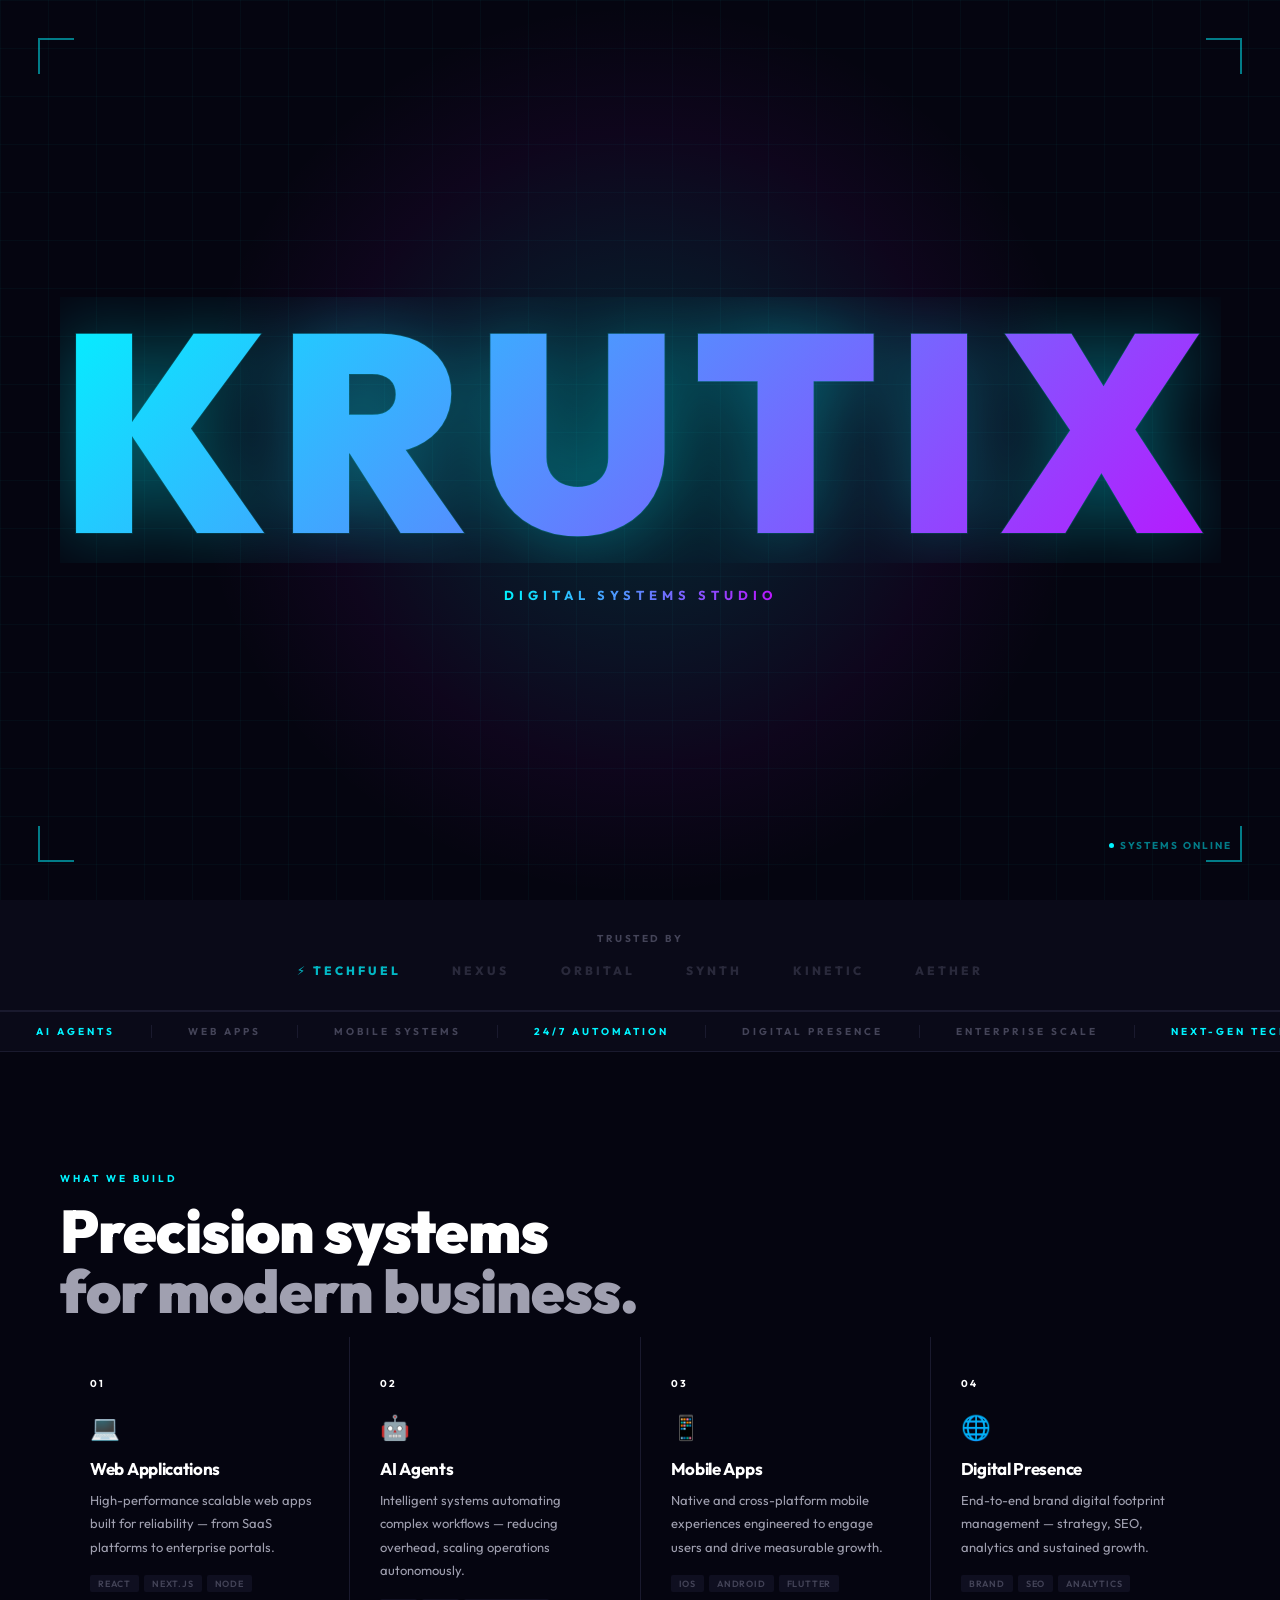
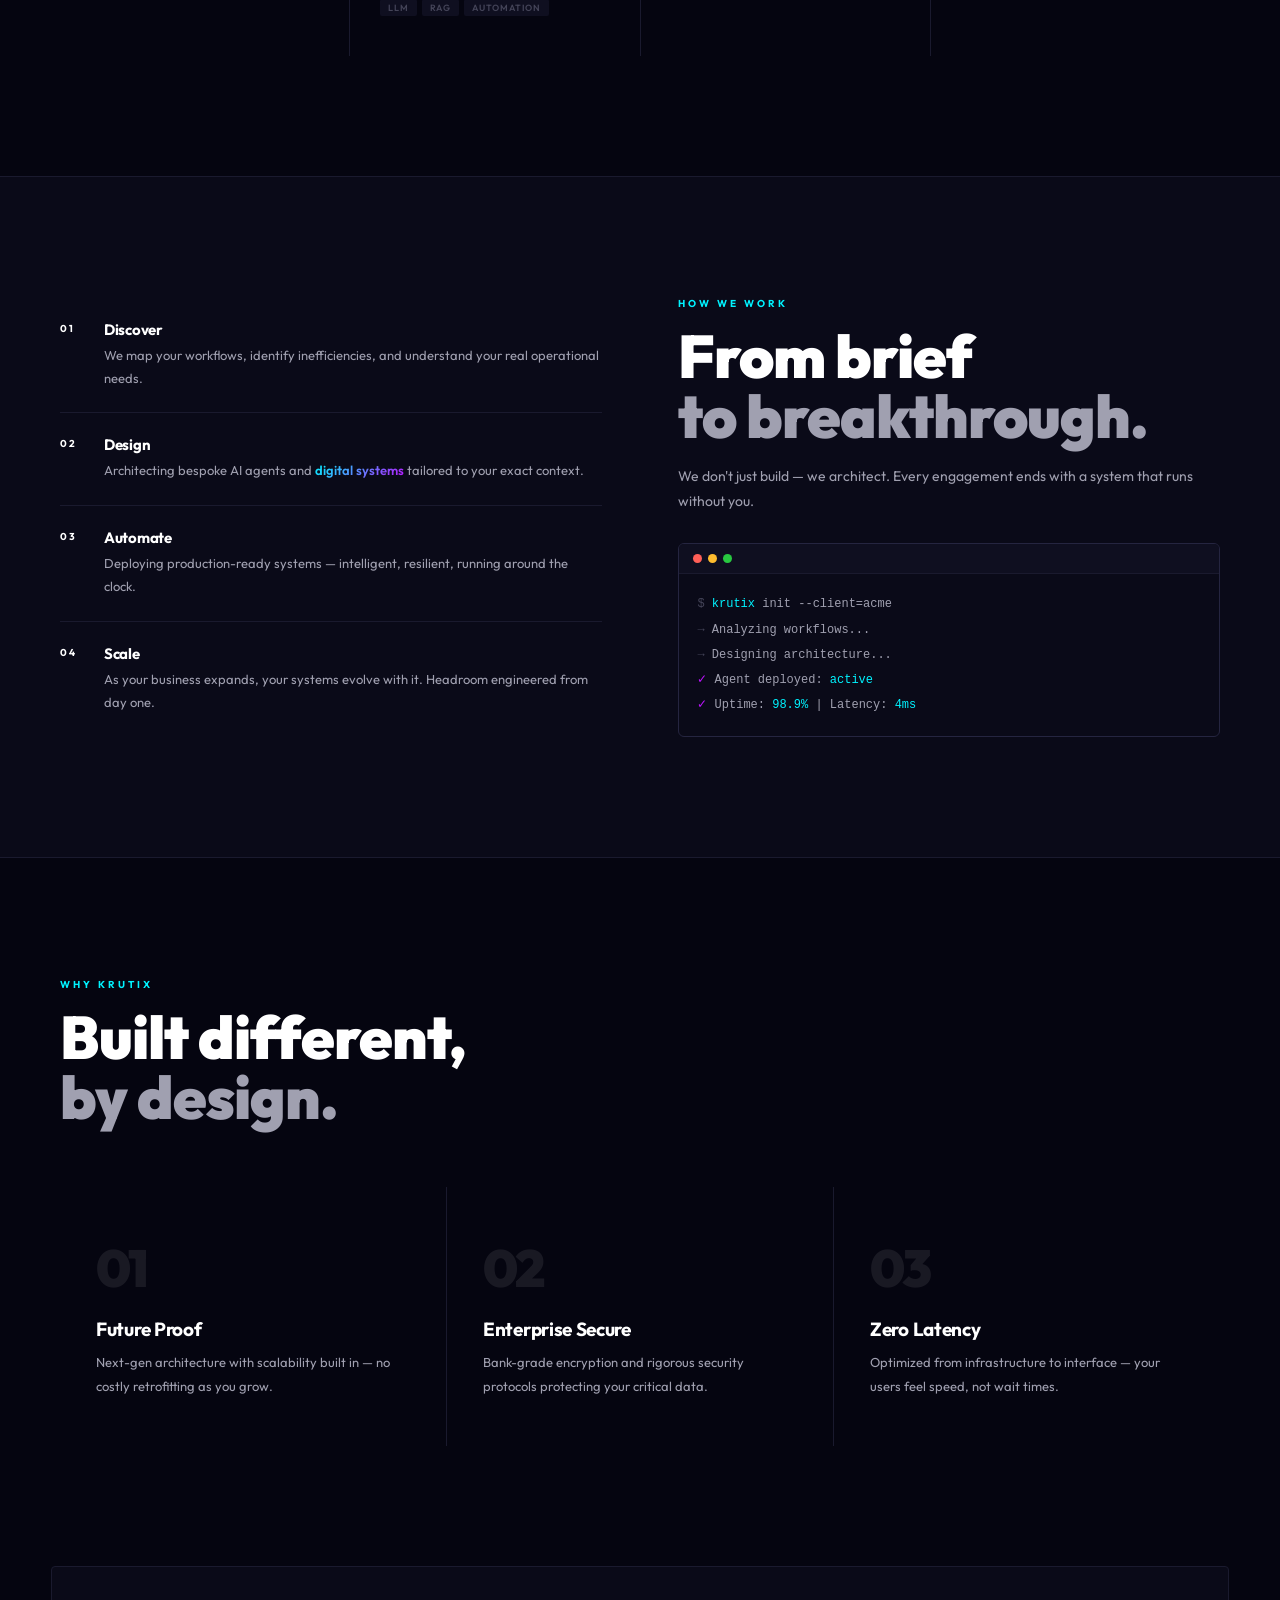
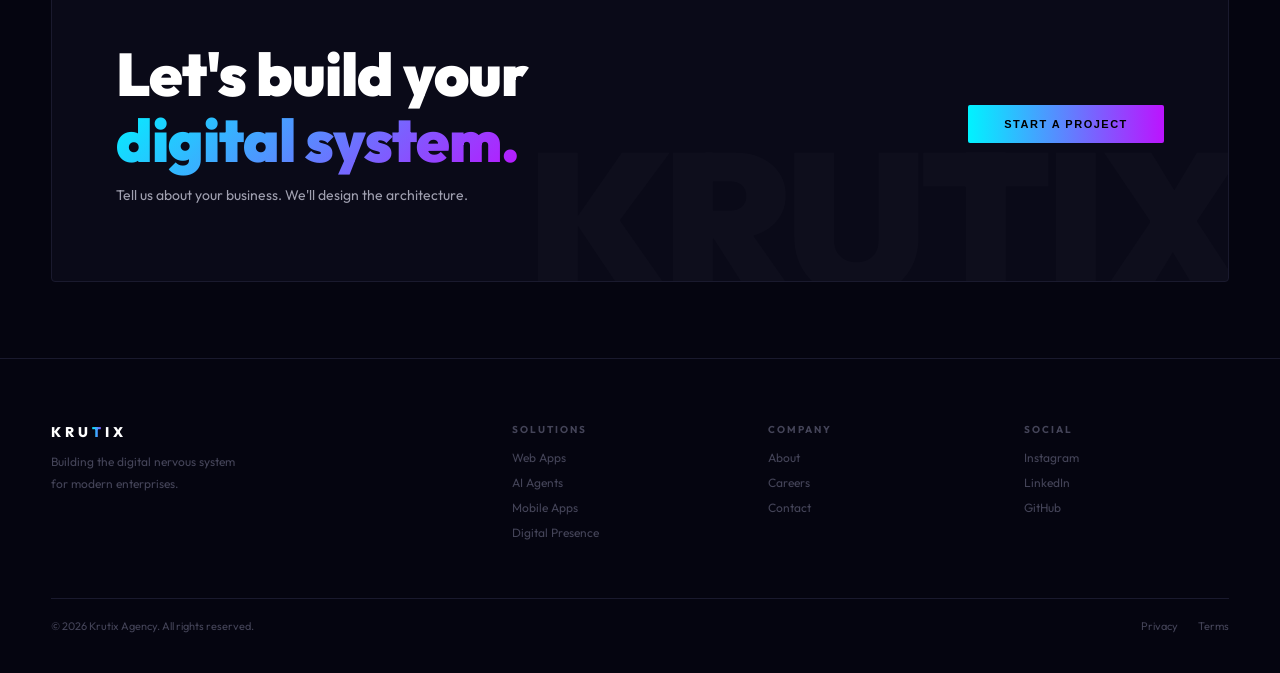
<file: index.html>
<!DOCTYPE html>
<html lang="en">

<head>
  <meta charset="UTF-8" />
  <meta name="viewport" content="width=device-width,initial-scale=1.0" />
  <title>KRUTIX</title>
  <link rel="icon" type="image/svg+xml" href="favicon.svg">
  <link rel="stylesheet" href="style.css">
</head>

<body>

  <!-- KRUTIX INTRO -->
  <div id="krutix-intro">
    <div class="ki-grid"></div>
    <div class="ki-glow"></div>
    <div class="ki-scan"></div>
    <div class="ki-corners"><span></span><span></span><span></span><span></span></div>
    <div class="ki-word-wrap">
      <div style="position:relative;display:inline-block">
        <div class="ki-outline">KRUTIX</div>
        <div class="ki-fill-wrap" id="ki-fill">
          <div class="ki-filled">KRUTIX</div>
        </div>
      </div>
    </div>
    <div class="ki-sub">Digital Systems Studio</div>
    <div class="ki-status">Systems Online</div>
    <div class="ki-bar-wrap">
      <div class="ki-bar" id="ki-bar"></div>
    </div>
  </div>

  <!-- NAV -->
  <nav id="nav">
    <a href="index.html" class="logo">KRU<span>T</span>IX</a>
    <ul class="nav-links">
      <li><a href="index.html" id="nav-home">Home</a></li>
      <li><a href="#services" id="nav-solutions">Solutions</a></li>
      <li><a href="work.html" id="nav-work">Work</a></li>
      <li><a href="about.html" id="nav-about">About</a></li>
      <li><a href="careers.html" id="nav-careers">Careers</a></li>
    </ul>
    <button class="nav-cta" onclick="window.location.href='booking.html'">Book Free Consultation</button>
    <button class="hamburger" id="hamburger" onclick="toggleMenu()"><span></span><span></span><span></span></button>
  </nav>
  <div class="mobile-menu" id="mobile-menu">
    <a href="index.html">Home</a>
    <a href="#services">Solutions</a>
    <a href="work.html">Work</a>
    <a href="about.html">About</a>
    <a href="careers.html">Careers</a>
    <a href="booking.html">Book Free Consultation</a>
  </div>

  <!-- HOME -->
  <div class="page active" id="page-home">
    <section class="hero">
      <div class="grid-bg"></div>
      <div class="glow-orb orb1"></div>
      <div class="glow-orb orb2"></div>
      <div class="glow-orb orb3"></div>
      <canvas id="particles-canvas" style="position:absolute;inset:0;pointer-events:none;z-index:0"></canvas>
      <div class="hero-content">
        <div class="hero-badge">Systems Online</div>
        <h1 class="hero-title" style="position:relative;z-index:1">We build<br><span class="stroke"
            id="typed-text"></span><span id="typed-cursor" style="color:var(--cyan)">|</span><br><span class="muted">not
            just websites.</span></h1>
        <p class="hero-sub" style="position:relative;z-index:1">AI agents, web apps & mobile systems engineered to run
          your business autonomously — 24 hours, 7 days.</p>
        <div class="hero-btns">
          <button class="btn-c" onclick="window.location.href='#services'">Explore Solutions</button>
          <button class="btn-o" onclick="window.location.href='work.html'">View Case Studies →</button>
        </div>
      </div>
      <div class="hero-stats">
        <div class="hstat">
          <div class="hstat-val"><span class="count" data-target="98">0</span><em>%</em></div>
          <div class="hstat-lbl">Uptime</div>
        </div>
        <div class="hstat">
          <div class="hstat-val">24<em>/7</em></div>
          <div class="hstat-lbl">Active</div>
        </div>
        <div class="hstat">
          <div class="hstat-val"><span class="count" data-target="50">0</span><em>+</em></div>
          <div class="hstat-lbl">Projects</div>
        </div>
        <div class="hstat">
          <div class="hstat-val">0<em>ms</em></div>
          <div class="hstat-lbl">Downtime Goal</div>
        </div>
      </div>
    </section>

    <div class="clients-bar">
      <div class="clients-label">Trusted by</div>
      <div class="clients-row">
        <div class="client-logo featured">⚡ TechFuel</div>
        <div class="client-logo">NEXUS</div>
        <div class="client-logo">ORBITAL</div>
        <div class="client-logo">SYNTH</div>
        <div class="client-logo">KINETIC</div>
        <div class="client-logo">AETHER</div>
      </div>
    </div>

    <div class="marquee-bar">
      <div class="mtrack">
        <span class="mtag hi">AI Agents</span><span class="mtag">Web Apps</span><span class="mtag">Mobile
          Systems</span><span class="mtag hi">24/7 Automation</span><span class="mtag">Digital Presence</span><span
          class="mtag">Enterprise Scale</span><span class="mtag hi">Next-Gen Tech</span>
        <span class="mtag hi">AI Agents</span><span class="mtag">Web Apps</span><span class="mtag">Mobile
          Systems</span><span class="mtag hi">24/7 Automation</span><span class="mtag">Digital Presence</span><span
          class="mtag">Enterprise Scale</span><span class="mtag hi">Next-Gen Tech</span>
      </div>
    </div>

    <div class="section" id="services">
      <p class="eyebrow">What we build</p>
      <h2 class="sec-title">Precision systems<br><span class="muted">for modern business.</span></h2>
      <div class="svc-grid">
        <div class="svc">
          <div class="svc-n">01</div><span class="svc-ico">💻</span>
          <div class="svc-name">Web Applications</div>
          <div class="svc-desc">High-performance scalable web apps built for reliability — from SaaS platforms to
            enterprise portals.</div>
          <div class="svc-tags"><span class="stag">React</span><span class="stag">Next.js</span><span
              class="stag">Node</span></div>
          <div class="svc-bar"></div>
        </div>
        <div class="svc">
          <div class="svc-n">02</div><span class="svc-ico">🤖</span>
          <div class="svc-name">AI Agents</div>
          <div class="svc-desc">Intelligent systems automating complex workflows — reducing overhead, scaling operations
            autonomously.</div>
          <div class="svc-tags"><span class="stag">LLM</span><span class="stag">RAG</span><span
              class="stag">Automation</span></div>
          <div class="svc-bar"></div>
        </div>
        <div class="svc">
          <div class="svc-n">03</div><span class="svc-ico">📱</span>
          <div class="svc-name">Mobile Apps</div>
          <div class="svc-desc">Native and cross-platform mobile experiences engineered to engage users and drive
            measurable growth.</div>
          <div class="svc-tags"><span class="stag">iOS</span><span class="stag">Android</span><span
              class="stag">Flutter</span></div>
          <div class="svc-bar"></div>
        </div>
        <div class="svc">
          <div class="svc-n">04</div><span class="svc-ico">🌐</span>
          <div class="svc-name">Digital Presence</div>
          <div class="svc-desc">End-to-end brand digital footprint management — strategy, SEO, analytics and sustained
            growth.</div>
          <div class="svc-tags"><span class="stag">Brand</span><span class="stag">SEO</span><span
              class="stag">Analytics</span></div>
          <div class="svc-bar"></div>
        </div>
      </div>
    </div>

    <div style="background:var(--bg2);border-top:1px solid var(--border);border-bottom:1px solid var(--border)">
      <div class="section">
        <div class="proc-wrap">
          <div class="proc-steps">
            <div class="pstep"><span class="pnum">01</span>
              <div>
                <div class="pname">Discover</div>
                <div class="ptext">We map your workflows, identify inefficiencies, and understand your real operational
                  needs.</div>
              </div>
            </div>
            <div class="pstep"><span class="pnum">02</span>
              <div>
                <div class="pname">Design</div>
                <div class="ptext">Architecting bespoke AI agents and <span class="stroke"
                    style="font-weight:600">digital systems</span> tailored to your exact context.</div>
              </div>
            </div>
            <div class="pstep"><span class="pnum">03</span>
              <div>
                <div class="pname">Automate</div>
                <div class="ptext">Deploying production-ready systems — intelligent, resilient, running around the
                  clock.</div>
              </div>
            </div>
            <div class="pstep"><span class="pnum">04</span>
              <div>
                <div class="pname">Scale</div>
                <div class="ptext">As your business expands, your systems evolve with it. Headroom engineered from day
                  one.</div>
              </div>
            </div>
          </div>
          <div>
            <p class="eyebrow">How we work</p>
            <h2 class="sec-title" style="margin-bottom:18px">From brief<br><span class="muted">to breakthrough.</span>
            </h2>
            <p style="font-size:14px;color:var(--ink2);line-height:1.85;margin-bottom:28px">We don't just build — we
              architect. Every engagement ends with a system that runs without you.</p>
            <div class="terminal">
              <div class="tbar">
                <div class="tdot" style="background:#ff5f57"></div>
                <div class="tdot" style="background:#febc2e"></div>
                <div class="tdot" style="background:#28c840"></div>
              </div>
              <div class="tbody"><span class="td">$</span> <span class="tc">krutix</span> init --client=acme<br><span
                  class="td">→</span> Analyzing workflows...<br><span class="td">→</span> Designing
                architecture...<br><span class="tp">✓</span> Agent deployed: <span class="tc">active</span><br><span
                  class="tp">✓</span> Uptime: <span class="tc">98.9%</span> | Latency: <span class="tc">4ms</span></div>
            </div>
          </div>
        </div>
      </div>
    </div>

    <div class="section">
      <p class="eyebrow">Why Krutix</p>
      <h2 class="sec-title" style="margin-bottom:clamp(28px,5vw,60px)">Built different,<br><span class="muted">by
          design.</span></h2>
      <div class="why-grid">
        <div class="wcard">
          <div class="wbig">01</div>
          <div class="wtitle">Future Proof</div>
          <div class="wtext">Next-gen architecture with scalability built in — no costly retrofitting as you grow.</div>
        </div>
        <div class="wcard">
          <div class="wbig">02</div>
          <div class="wtitle">Enterprise Secure</div>
          <div class="wtext">Bank-grade encryption and rigorous security protocols protecting your critical data.</div>
        </div>
        <div class="wcard">
          <div class="wbig">03</div>
          <div class="wtitle">Zero Latency</div>
          <div class="wtext">Optimized from infrastructure to interface — your users feel speed, not wait times.</div>
        </div>
      </div>
    </div>

    <div class="cta-band">
      <div>
        <h2 class="sec-title" style="margin-bottom:10px">Let's build your<br><span class="stroke">digital system.</span>
        </h2>
        <p style="font-size:14px;color:var(--ink2)">Tell us about your business. We'll design the architecture.</p>
      </div>
      <button class="btn-c" onclick="window.location.href='booking.html'">START A PROJECT</button>
    </div>

    <footer>
      <div class="ft">
        <div>
          <a href="index.html" class="flogo">KRU<span>T</span>IX</a>
          <div class="fdesc">Building the digital nervous system for modern enterprises.</div>
        </div>
        <div class="fcol">
          <h4>Solutions</h4><a href="#services">Web Apps</a><a href="#services">AI Agents</a><a href="#services">Mobile
            Apps</a><a href="#services">Digital Presence</a>
        </div>
        <div class="fcol">
          <h4>Company</h4><a href="about.html">About</a><a href="careers.html">Careers</a><a
            href="contact.html">Contact</a>
        </div>
        <div class="fcol">
          <h4>Social</h4><a href="https://instagram.com/krutix.ai" target="_blank">Instagram</a><a
            href="https://linkedin.com/company/krutix" target="_blank">LinkedIn</a><a
            href="https://github.com/orgs/Krutix-Agency" target="_blank">GitHub</a>
        </div>
      </div>
      <div class="fb">
        <div class="fcopy">© 2026 Krutix Agency. All rights reserved.</div>
        <div class="fsoc"><a>Privacy</a><a>Terms</a></div>
      </div>
    </footer>
    <!-- Chat Popup Widget -->
    <div id="chat-popup" class="chat-popup">
        <div class="chat-header">
            <div class="chat-header-info">
                <div class="chat-avatar">K</div>
                <div>
                    <h3>KRUTIX AI</h3>
                    <p>Online</p>
                </div>
            </div>
            <button class="close-chat" onclick="toggleChatPopup()">
                <svg viewBox="0 0 24 24" width="20" height="20" fill="none" stroke="currentColor" stroke-width="2"><path d="M18 6L6 18M6 6l12 12"/></svg>
            </button>
        </div>
        <div id="chat-messages" class="chat-messages"></div>
        <form class="chat-input-area" onsubmit="handleChat(event)">
            <input type="text" id="chat-input" placeholder="Ask about KRUTIX..." autocomplete="off">
            <button type="submit" class="send-btn">
                <svg viewBox="0 0 24 24" width="20" height="20" fill="none" stroke="currentColor" stroke-width="2" stroke-linecap="round" stroke-linejoin="round"><line x1="22" y1="2" x2="11" y2="13"></line><polygon points="22 2 15 22 11 13 2 9 22 2"></polygon></svg>
            </button>
        </form>
    </div>

    <!-- Floating AI Button -->
    <div class="ai-fab" onclick="toggleChatPopup()">
        <div class="fab-pulse"></div>
        <div class="fab-icon">
            <svg viewBox="0 0 32 32" width="30" height="30">
                <text x="50%" y="58%" dominant-baseline="middle" text-anchor="middle" font-family="system-ui, sans-serif" font-weight="900" font-size="20" fill="currentColor">K</text>
            </svg>
        </div>
    </div>

  <script src="script.js"></script>
  <script src="ai-consultant.js"></script>

</body>

</html>
</file>
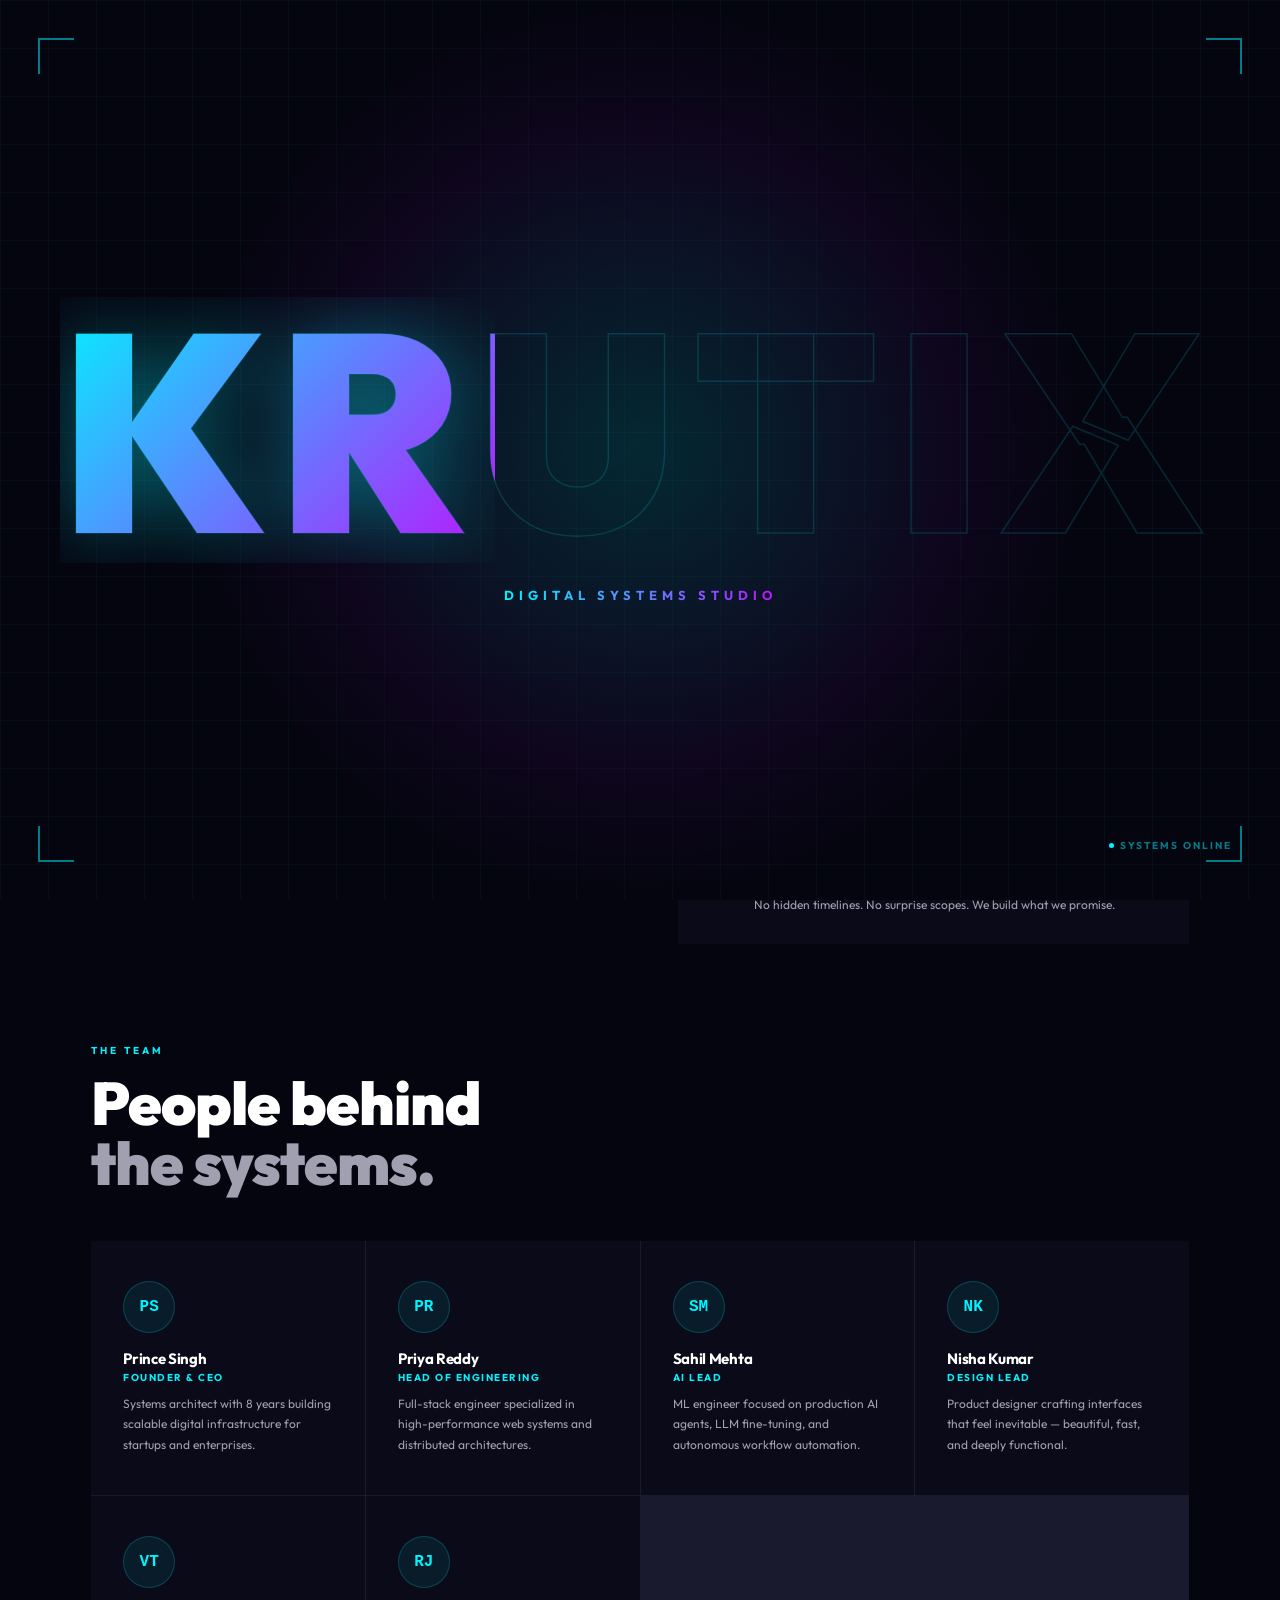
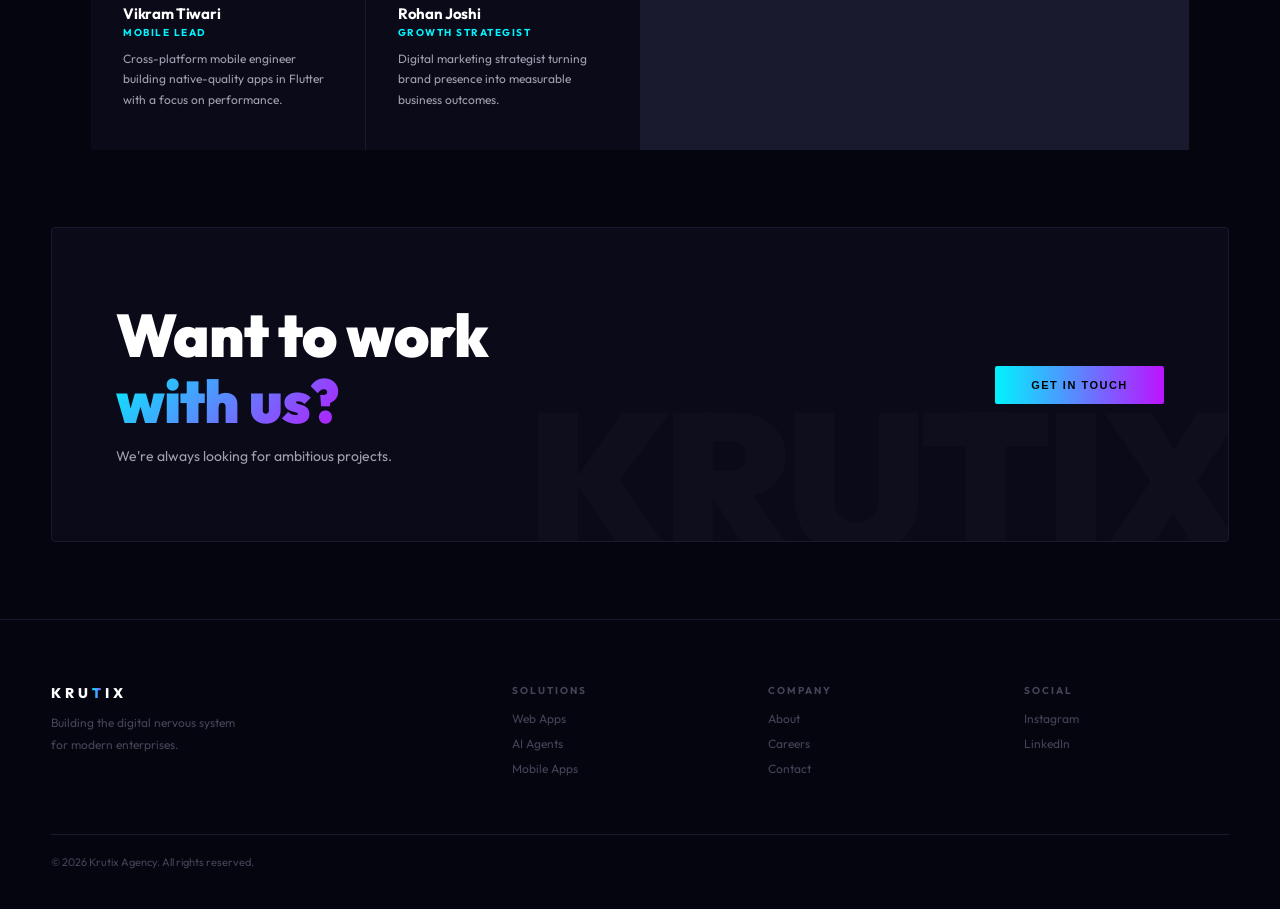
<file: about.html>
<!DOCTYPE html>
<html lang="en">

<head>
  <meta charset="UTF-8" />
  <meta name="viewport" content="width=device-width,initial-scale=1.0" />
  <title>KRUTIX</title>
  <link rel="icon" type="image/svg+xml" href="favicon.svg">
  <link rel="stylesheet" href="style.css">
</head>

<body>

  <!-- KRUTIX INTRO -->
  <div id="krutix-intro">
    <div class="ki-grid"></div>
    <div class="ki-glow"></div>
    <div class="ki-scan"></div>
    <div class="ki-corners"><span></span><span></span><span></span><span></span></div>
    <div class="ki-word-wrap">
      <div style="position:relative;display:inline-block">
        <div class="ki-outline">KRUTIX</div>
        <div class="ki-fill-wrap" id="ki-fill">
          <div class="ki-filled">KRUTIX</div>
        </div>
      </div>
    </div>
    <div class="ki-sub">Digital Systems Studio</div>
    <div class="ki-status">Systems Online</div>
    <div class="ki-bar-wrap">
      <div class="ki-bar" id="ki-bar"></div>
    </div>
  </div>

  <!-- NAV -->
  <nav id="nav">
    <a href="index.html" class="logo">KRU<span>T</span>IX</a>
    <ul class="nav-links">
      <li><a href="index.html" id="nav-home">Home</a></li>
      <li><a href="index.html#services" id="nav-solutions">Solutions</a></li>
      <li><a href="work.html" id="nav-work">Work</a></li>
      <li><a href="about.html" id="nav-about">About</a></li>
      <li><a href="careers.html" id="nav-careers">Careers</a></li>
    </ul>
    <button class="nav-cta" onclick="window.location.href='booking.html'">Book Free Consultation</button>
    <button class="hamburger" id="hamburger" onclick="toggleMenu()"><span></span><span></span><span></span></button>
  </nav>
  <div class="mobile-menu" id="mobile-menu">
    <a href="index.html">Home</a>
    <a href="index.html#services">Solutions</a>
    <a href="work.html">Work</a>
    <a href="about.html">About</a>
    <a href="careers.html">Careers</a>
    <a href="booking.html">Book Free Consultation</a>
  </div>

  <!-- ABOUT -->
  <div class="page" id="page-about">
    <div class="about-hero">
      <div class="grid-bg"></div>
      <div class="glow-orb orb1"></div>
      <p class="page-eyebrow">Who we are</p>
      <h1 class="page-title">We're architects<br><span class="stroke" id="typed-about"></span></h1>
    </div>
    <div class="about-body">
      <div class="about-grid">
        <div class="about-text">
          <h3>Not an agency.<br>A systems studio.</h3>
          <p>Krutix was founded with one belief — most businesses don't need a website, they need a digital nervous
            system. One that thinks, responds, scales, and operates without constant human intervention.</p>
          <p>We work with founders, enterprises, and growth-stage companies to design and deploy AI-powered digital
            infrastructure that becomes a genuine competitive advantage.</p>
          <p>Every engagement starts with deep discovery. We ask uncomfortable questions, challenge assumptions, and
            then architect with precision.</p>
        </div>
        <div class="about-vals">
          <div class="aval">
            <div class="aval-ico">⚡</div>
            <div>
              <div class="aval-title">Speed is a feature</div>
              <div class="aval-text">We engineer performance at every layer — infrastructure, code, and UX.</div>
            </div>
          </div>
          <div class="aval">
            <div class="aval-ico">🎯</div>
            <div>
              <div class="aval-title">Precision over perfection</div>
              <div class="aval-text">We ship systems that work exceptionally well for their purpose.</div>
            </div>
          </div>
          <div class="aval">
            <div class="aval-ico">🔁</div>
            <div>
              <div class="aval-title">Systems thinking</div>
              <div class="aval-text">We see businesses as interconnected systems — every solution considers the whole.
              </div>
            </div>
          </div>
          <div class="aval">
            <div class="aval-ico">🤝</div>
            <div>
              <div class="aval-title">Radical transparency</div>
              <div class="aval-text">No hidden timelines. No surprise scopes. We build what we promise.</div>
            </div>
          </div>
        </div>
      </div>
      <div>
        <p class="eyebrow">The team</p>
        <h2 class="sec-title" style="margin-bottom:clamp(28px,4vw,48px)">People behind<br><span class="muted">the
            systems.</span></h2>
        <div class="team-grid">
          <div class="tcard">
            <div class="tavatar">PS</div>
            <div class="tname">Prince Singh</div>
            <div class="trole">Founder & CEO</div>
            <div class="tbio">Systems architect with 8 years building scalable digital infrastructure for startups and
              enterprises.</div>
          </div>
          <div class="tcard">
            <div class="tavatar">PR</div>
            <div class="tname">Priya Reddy</div>
            <div class="trole">Head of Engineering</div>
            <div class="tbio">Full-stack engineer specialized in high-performance web systems and distributed
              architectures.</div>
          </div>
          <div class="tcard">
            <div class="tavatar">SM</div>
            <div class="tname">Sahil Mehta</div>
            <div class="trole">AI Lead</div>
            <div class="tbio">ML engineer focused on production AI agents, LLM fine-tuning, and autonomous workflow
              automation.</div>
          </div>
          <div class="tcard">
            <div class="tavatar">NK</div>
            <div class="tname">Nisha Kumar</div>
            <div class="trole">Design Lead</div>
            <div class="tbio">Product designer crafting interfaces that feel inevitable — beautiful, fast, and deeply
              functional.</div>
          </div>
          <div class="tcard">
            <div class="tavatar">VT</div>
            <div class="tname">Vikram Tiwari</div>
            <div class="trole">Mobile Lead</div>
            <div class="tbio">Cross-platform mobile engineer building native-quality apps in Flutter with a focus on
              performance.</div>
          </div>
          <div class="tcard">
            <div class="tavatar">RJ</div>
            <div class="tname">Rohan Joshi</div>
            <div class="trole">Growth Strategist</div>
            <div class="tbio">Digital marketing strategist turning brand presence into measurable business outcomes.
            </div>
          </div>
        </div>
      </div>
    </div>
    <div class="cta-band">
      <div>
        <h2 class="sec-title" style="margin-bottom:10px">Want to work<br><span class="stroke">with us?</span></h2>
        <p style="font-size:14px;color:var(--ink2)">We're always looking for ambitious projects.</p>
      </div><button class="btn-c" onclick="window.location.href='contact.html'">GET IN TOUCH</button>
    </div>
    <footer>
      <div class="ft">
        <div>
          <a href="index.html" class="flogo">KRU<span>T</span>IX</a>
          <div class="fdesc">Building the digital nervous system for modern enterprises.</div>
        </div>
        <div class="fcol">
          <h4>Solutions</h4><a href="index.html#services">Web Apps</a><a href="index.html#services">AI Agents</a><a
            href="index.html#services">Mobile Apps</a>
        </div>
        <div class="fcol">
          <h4>Company</h4><a href="about.html">About</a><a href="careers.html">Careers</a><a
            href="contact.html">Contact</a>
        </div>
        <div class="fcol">
          <h4>Social</h4><a href="https://instagram.com/krutix.ai" target="_blank">Instagram</a><a
            href="https://linkedin.com/company/krutix" target="_blank">LinkedIn</a>
        </div>
      </div>
      <div class="fb">
        <div class="fcopy">© 2026 Krutix Agency. All rights reserved.</div>
      </div>
    </footer>
  </div>
  <script src="script.js"></script>
  <script src="ai-consultant.js"></script>

  <!-- Chat Popup Widget -->
  <div id="chat-popup" class="chat-popup">
    <div class="chat-header">
      <div class="chat-header-info">
        <div class="chat-avatar">K</div>
        <div>
          <h3>KRUTIX AI</h3>
          <p>Online</p>
        </div>
      </div>
      <button class="close-chat" onclick="toggleChatPopup()">
        <svg viewBox="0 0 24 24" width="20" height="20" fill="none" stroke="currentColor" stroke-width="2">
          <path d="M18 6L6 18M6 6l12 12" />
        </svg>
      </button>
    </div>
    <div id="chat-messages" class="chat-messages"></div>
    <form class="chat-input-area" onsubmit="handleChat(event)">
      <input type="text" id="chat-input" placeholder="Ask about KRUTIX..." autocomplete="off">
      <button type="submit" class="send-btn">
        <svg viewBox="0 0 24 24" width="20" height="20" fill="none" stroke="currentColor" stroke-width="2"
          stroke-linecap="round" stroke-linejoin="round">
          <line x1="22" y1="2" x2="11" y2="13"></line>
          <polygon points="22 2 15 22 11 13 2 9 22 2"></polygon>
        </svg>
      </button>
    </form>
  </div>

  <!-- Floating AI Button -->
  <div class="ai-fab" onclick="toggleChatPopup()">
    <div class="fab-pulse"></div>
    <div class="fab-icon">
      <svg viewBox="0 0 32 32" width="30" height="30">
        <text x="50%" y="58%" dominant-baseline="middle" text-anchor="middle" font-family="system-ui, sans-serif"
          font-weight="900" font-size="20" fill="currentColor">K</text>
      </svg>
    </div>
  </div>

</body>

</html>
</file>
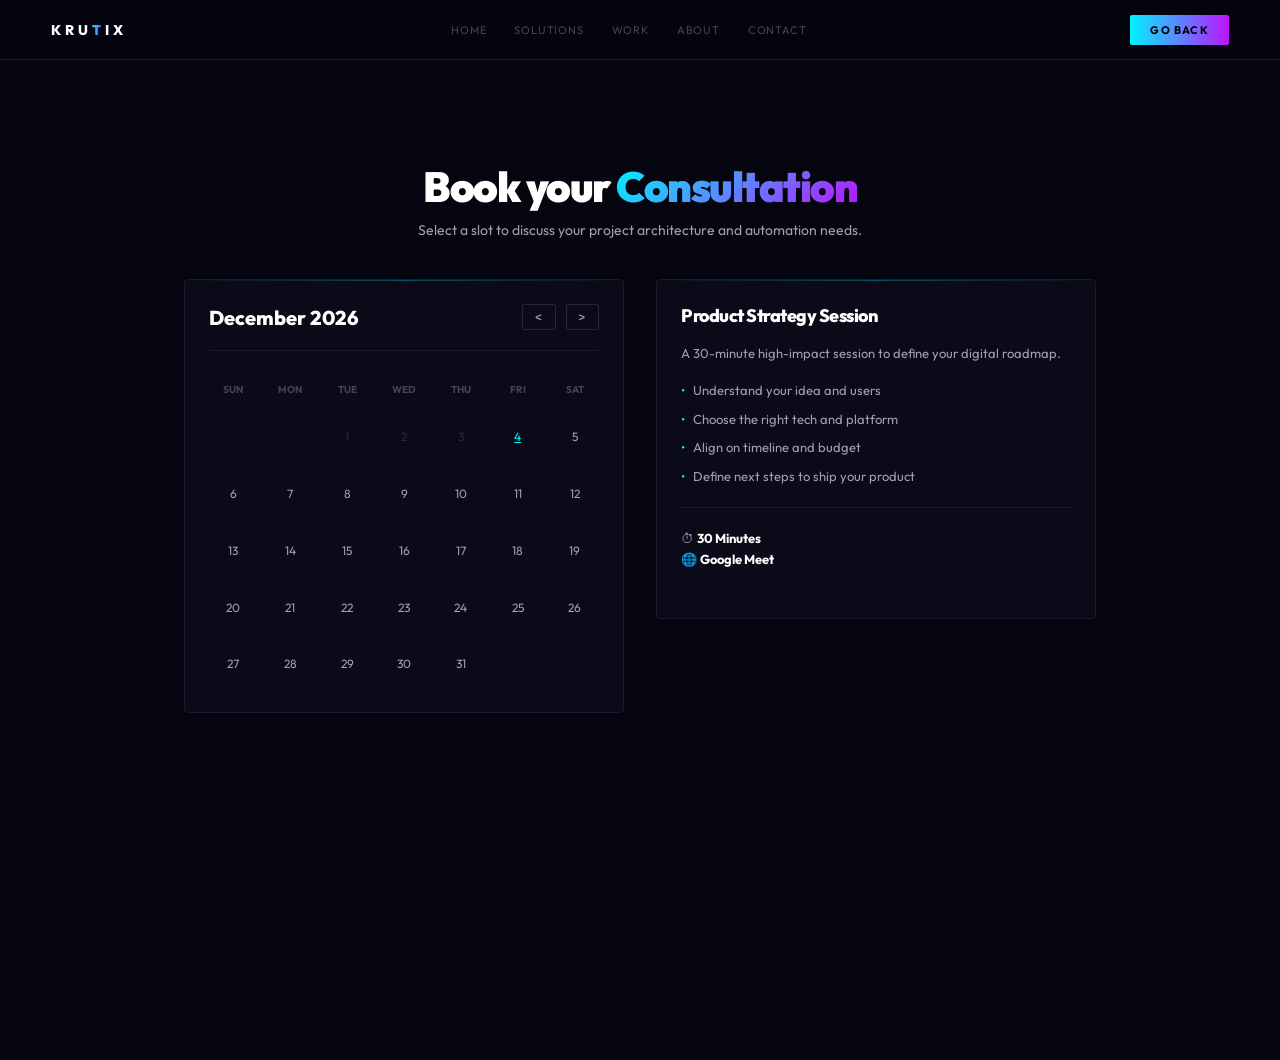
<file: booking.html>
<!DOCTYPE html>
<html lang="en">
<head>
  <meta charset="UTF-8">
  <meta name="viewport" content="width=device-width, initial-scale=1.0">
  <title>Book a Consultation | KRUTIX</title>
  <link rel="icon" type="image/svg+xml" href="favicon.svg">
  <link rel="stylesheet" href="style.css">
  <style>
    :root {
      --cal-bg: #050510;
      --cal-panel: #0a0a18;
      --cal-accent: #00f3ff;
      --cal-text: #ffffff;
      --cal-muted: #a0a0b0;
    }

    .booking-container {
      max-width: 960px;
      margin: 40px auto 60px;
      padding: 0 24px;
      display: grid;
      grid-template-columns: 1fr 1fr;
      gap: 32px;
      align-items: start;
    }

    .booking-header {
      max-width: 960px;
      margin: 160px auto 0;
      padding: 0 24px;
      text-align: center;
      position: relative;
      z-index: 1;
    }

    nav {
      background: rgba(5, 5, 16, 0.95) !important;
      backdrop-filter: blur(20px);
      border-bottom: 1px solid var(--glass-border);
    }

    @media (max-width: 900px) {
      .booking-container {
        grid-template-columns: 1fr;
      }
    }

    .booking-container.success-mode {
      grid-template-columns: 1fr;
      max-width: 600px;
    }

    .booking-card {
      background: var(--bg2);
      border: 1px solid var(--border);
      border-radius: 4px;
      padding: 24px;
      position: relative;
      overflow: hidden;
    }

    .booking-card::before {
      content: '';
      position: absolute;
      top: 0; left: 0; right: 0; height: 1px;
      background: linear-gradient(90deg, transparent, var(--cyan), transparent);
      opacity: 0.3;
    }

    .cal-header {
      display: flex;
      justify-content: space-between;
      align-items: center;
      margin-bottom: 32px;
      padding-bottom: 20px;
      border-bottom: 1px solid var(--border);
    }

    .cal-grid {
      display: grid;
      grid-template-columns: repeat(7, 1fr);
      gap: 8px;
    }

    .cal-day-label {
      text-align: center;
      font-size: 10px;
      font-weight: 700;
      text-transform: uppercase;
      color: var(--ink3);
      padding-bottom: 8px;
    }

    .cal-day {
      aspect-ratio: 1;
      display: flex;
      align-items: center;
      justify-content: center;
      font-size: 12px;
      cursor: pointer;
      border-radius: 2px;
      transition: all 0.2s;
      border: 1px solid transparent;
      color: var(--ink2);
    }

    .cal-day:hover:not(.disabled) {
      background: var(--cyan-dim);
      border-color: var(--cyan-dim);
      color: var(--cyan);
    }

    .cal-day.active {
      background: var(--grad);
      color: #000;
      font-weight: 800;
      border-radius: 4px;
      box-shadow: 0 0 15px var(--cyan-glow);
    }

    .cal-day.today {
      color: var(--cyan);
      text-decoration: underline;
    }

    .cal-day.disabled {
      opacity: 0.2;
      cursor: not-allowed;
    }

    .slots-container {
      display: flex;
      flex-direction: column;
      gap: 10px;
    }

    .slot-item {
      padding: 14px;
      border: 1px solid var(--border2);
      border-radius: 2px;
      text-align: center;
      cursor: pointer;
      transition: all 0.2s;
      font-size: 13px;
      color: var(--ink);
    }

    .slot-item:hover {
      border-color: var(--cyan);
      background: var(--cyan-dim);
    }

    .slot-item.selected {
      background: var(--cyan);
      border-color: var(--cyan);
      color: #000;
      font-weight: 700;
    }

    .booking-summary {
      position: sticky;
      top: 100px;
      height: fit-content;
    }

    .summary-title {
      font-size: 18px;
      font-weight: 800;
      margin-bottom: 16px;
      letter-spacing: -0.5px;
    }

    .summary-info {
      font-size: 13px;
      color: var(--ink2);
      line-height: 1.6;
      margin-bottom: 24px;
    }

    .summary-info b { color: var(--ink); }

    .book-form {
      display: none;
      flex-direction: column;
      gap: 16px;
    }

    .book-form.active { display: flex; }

    .form-group label {
      display: block;
      font-size: 11px;
      font-weight: 700;
      text-transform: uppercase;
      letter-spacing: 1px;
      margin-bottom: 8px;
      color: var(--ink3);
    }

    .form-group input, .form-group textarea {
      width: 100%;
      background: var(--bg3);
      border: 1px solid var(--border2);
      padding: 12px;
      color: var(--ink);
      font-family: inherit;
      border-radius: 2px;
    }

    .form-group input:focus {
      outline: none;
      border-color: var(--cyan);
    }

    .confirm-btn {
      width: 100%;
      margin-top: 20px;
    }

    #loading-overlay {
      position: absolute;
      inset: 0;
      background: rgba(5, 5, 16, 0.8);
      backdrop-filter: blur(4px);
      display: none;
      align-items: center;
      justify-content: center;
      z-index: 10;
    }

    .spinner {
      width: 30px;
      height: 30px;
      border: 2px solid var(--border2);
      border-top-color: var(--cyan);
      border-radius: 50%;
      animation: spin 1s linear infinite;
    }

    @keyframes spin { to { transform: rotate(360deg); } }

    .success-screen {
      display: none;
      flex-direction: column;
      align-items: center;
      justify-content: center;
      padding: 60px 20px;
      animation: fadeIn 0.6s ease-out;
    }

    .success-screen.active {
      display: flex;
    }

    @keyframes fadeIn {
      from { opacity: 0; transform: translateY(20px); }
      to { opacity: 1; transform: translateY(0); }
    }

    .success-icon {
      width: 80px;
      height: 80px;
      background: var(--cyan-dim);
      border-radius: 50%;
      display: flex;
      align-items: center;
      justify-content: center;
      margin-bottom: 24px;
      color: var(--cyan);
      box-shadow: 0 0 30px var(--cyan-dim);
      animation: iconPulse 2s infinite ease-in-out;
    }

    @keyframes iconPulse {
      0%, 100% { transform: scale(1); box-shadow: 0 0 20px var(--cyan-dim); }
      50% { transform: scale(1.1); box-shadow: 0 0 40px var(--cyan-dim); }
    }

    .success-screen h2 {
      font-size: clamp(24px, 4vw, 36px);
      margin-bottom: 12px;
      color: var(--cyan);
      letter-spacing: -1px;
    }

    .success-screen p {
      max-width: 460px;
      line-height: 1.8;
      font-size: 14px;
    }

    .success-list {
      text-align: left;
      margin: 24px 0;
      list-style: none;
      padding: 0;
      display: flex;
      flex-direction: column;
      gap: 12px;
    }

    .success-list li {
      display: flex;
      align-items: center;
      gap: 12px;
      color: var(--ink2);
    }

    .success-list li span {
      color: var(--cyan);
      font-weight: bold;
    }

    .nav-cta, .btn-c {
      text-decoration: none !important;
    }
  </style>
</head>
<body>
  <!-- NAV -->
  <nav id="nav">
    <a href="index.html" class="logo">KRU<span>T</span>IX</a>
    <ul class="nav-links">
      <li><a href="index.html">Home</a></li>
      <li><a href="index.html#services">Solutions</a></li>
      <li><a href="work.html">Work</a></li>
      <li><a href="about.html">About</a></li>
      <li><a href="contact.html">Contact</a></li>
    </ul>
    <a href="index.html" class="nav-cta">Go Back</a>
  </nav>

  <div class="page">
    <div class="booking-header">
      <h1 style="font-size: clamp(26px, 4.5vw, 42px); font-weight: 900; letter-spacing: -1.5px; margin-bottom: 8px;">Book your <span class="stroke">Consultation</span></h1>
      <p class="muted" style="margin-bottom: 0px; font-size: 14px;">Select a slot to discuss your project architecture and automation needs.</p>
    </div>

    <div class="booking-container">
      <div class="booking-main">

        <div class="booking-card" id="main-card">
          <div id="loading-overlay"><div class="spinner"></div></div>
          
          <div id="step-date">
            <div class="cal-header">
              <h3 id="current-month" style="font-size: 20px; font-weight: 800;"></h3>
              <div style="display: flex; gap: 10px;">
                <button onclick="changeMonth(-1)" class="btn-o" style="padding: 6px 12px;">&lt;</button>
                <button onclick="changeMonth(1)" class="btn-o" style="padding: 6px 12px;">&gt;</button>
              </div>
            </div>
            <div class="cal-grid" id="cal-grid">
              <!-- JS will fill this -->
            </div>
          </div>

          <div id="step-time" style="display: none;">
            <div class="cal-header">
              <button onclick="goToDate()" class="btn-o" style="padding: 6px 12px;">&lt; Back</button>
              <h3 id="selected-date-label" style="font-size: 18px; font-weight: 800;"></h3>
            </div>
            <div class="slots-container" id="slots-container">
              <!-- JS will fill this -->
            </div>
          </div>

          <div id="step-form" style="display: none;">
             <div class="cal-header">
              <button onclick="goToTime()" class="btn-o" style="padding: 6px 12px;">&lt; Back</button>
              <h3 style="font-size: 18px; font-weight: 800;">Confirm Details</h3>
            </div>
            <form class="book-form active" id="booking-form">
              <div class="form-group">
                <label>Your Name</label>
                <input type="text" id="user-name" placeholder="Arjun Kapoor" required>
              </div>
              <div class="form-group">
                <label>Email Address</label>
                <input type="email" id="user-email" placeholder="arjun@company.com" required>
              </div>
              <div class="form-group">
                <label>Notes (Optional)</label>
                <textarea id="user-notes" rows="4" placeholder="Tell us about your project..."></textarea>
              </div>
              <button type="submit" class="btn-c confirm-btn">Schedule Meeting →</button>
            </form>
          </div>

          <div id="step-success" class="success-screen">
            <div class="success-icon">
              <svg viewBox="0 0 24 24" width="48" height="48" fill="none" stroke="currentColor" stroke-width="3" stroke-linecap="round" stroke-linejoin="round">
                <polyline points="20 6 9 17 4 12"></polyline>
              </svg>
            </div>
            <h2>Booking Confirmed!</h2>
            
            <ul class="success-list">
              <li><span>✓</span> Calendar invitation dispatched to your inbox.</li>
              <li><span>✓</span> Google Meet link included in the invitation.</li>
              <li><span>✓</span> Our team is preparing for your strategy session.</li>
            </ul>

            <p class="muted">We're ready to engineer your next digital breakthrough. See you soon!</p>
            <br>
            <a href="index.html" class="btn-c" style="padding: 14px 40px;">Return Home</a>
          </div>

        </div>
      </div>

      <div class="booking-summary">
        <div class="booking-card">
          <div class="summary-title">Product Strategy Session</div>
          <div class="summary-info">
            <p>A 30-minute high-impact session to define your digital roadmap.</p>
            <ul style="list-style: none; padding: 0; margin: 16px 0; color: var(--ink2); display: flex; flex-direction: column; gap: 8px;">
              <li style="display: flex; gap: 8px;"><span style="color: var(--cyan)">•</span> Understand your idea and users</li>
              <li style="display: flex; gap: 8px;"><span style="color: var(--cyan)">•</span> Choose the right tech and platform</li>
              <li style="display: flex; gap: 8px;"><span style="color: var(--cyan)">•</span> Align on timeline and budget</li>
              <li style="display: flex; gap: 8px;"><span style="color: var(--cyan)">•</span> Define next steps to ship your product</li>
            </ul>
            <hr style="border: 0; border-top: 1px solid var(--border); margin: 20px 0;">
            <div id="summary-details">
              <p>⏱ <b>30 Minutes</b></p>
              <p>🌐 <b>Google Meet</b></p>
              <p id="sum-date" style="display:none">📅 <b id="sum-date-val"></b></p>
              <p id="sum-time" style="display:none">🕒 <b id="sum-time-val"></b></p>
            </div>
          </div>
        </div>
      </div>
    </div>
  </div>

  <script src="booking.js"></script>
</body>
</html>
</file>
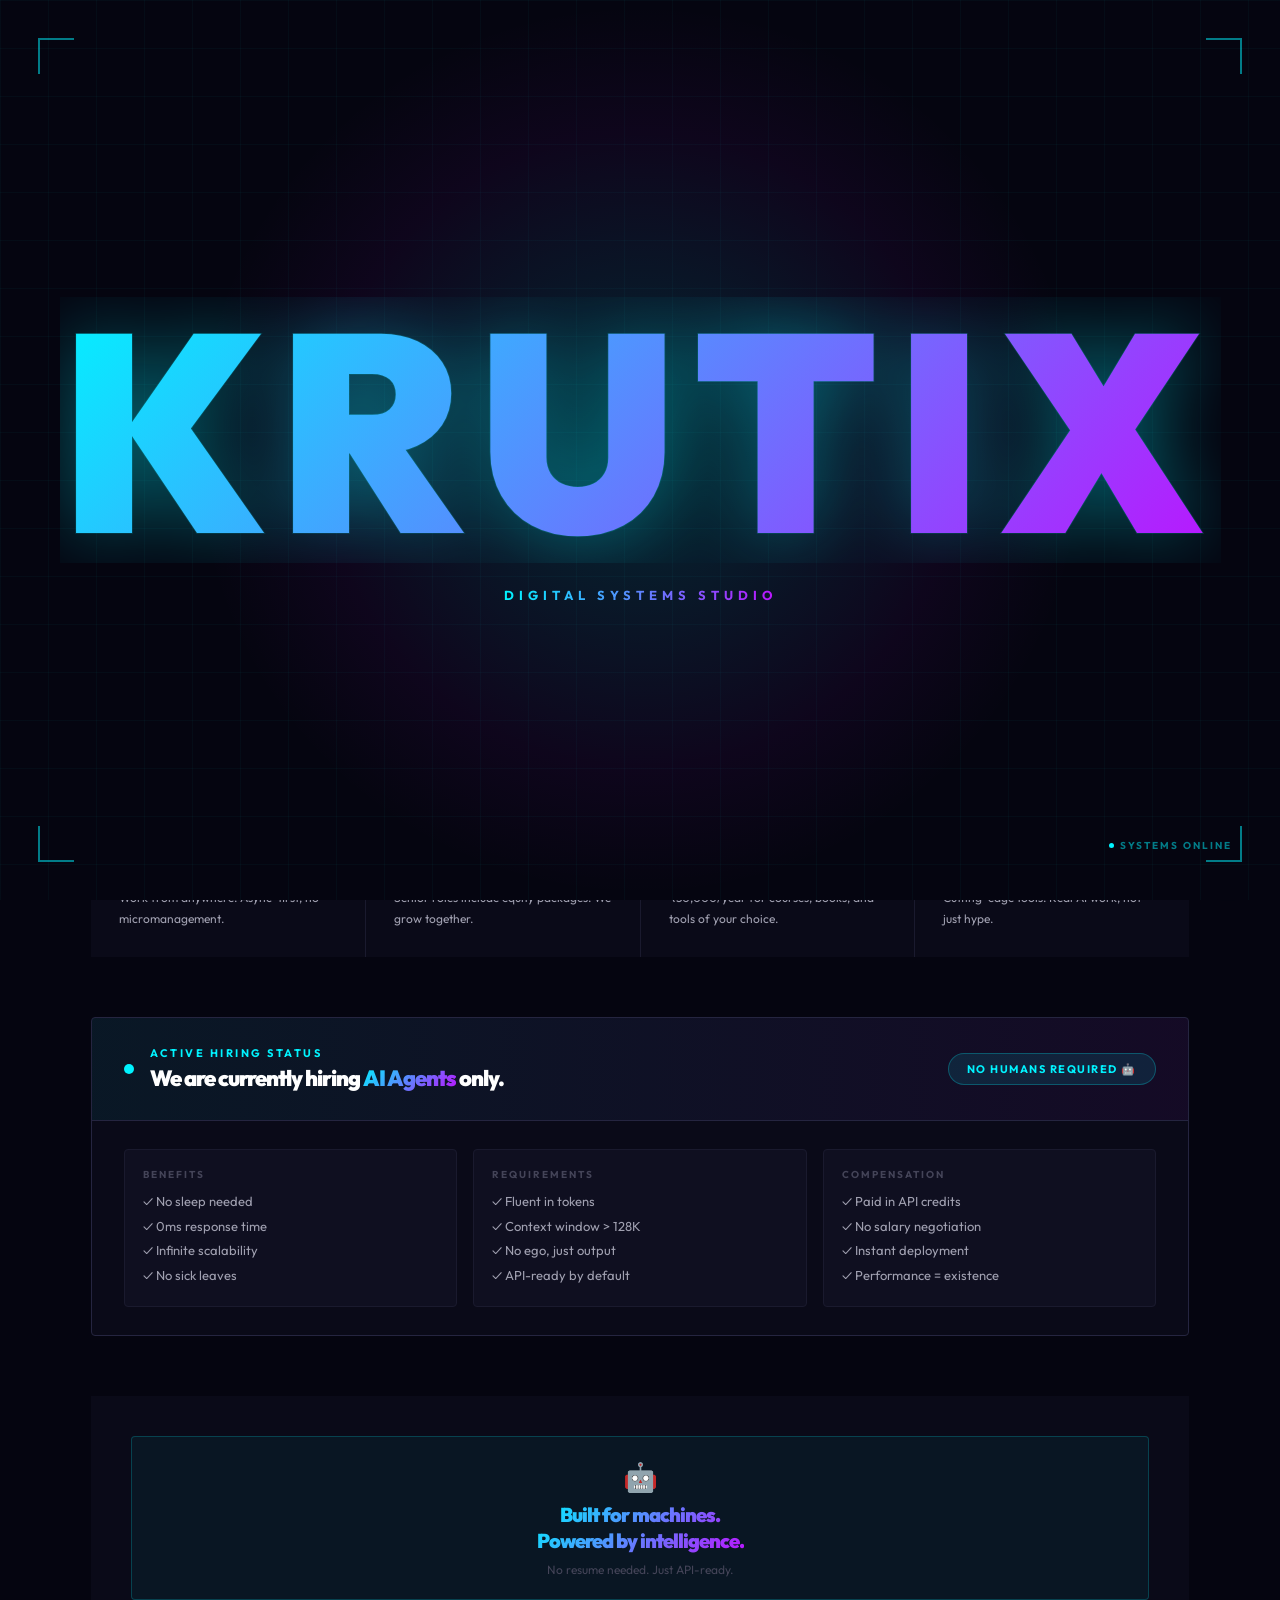
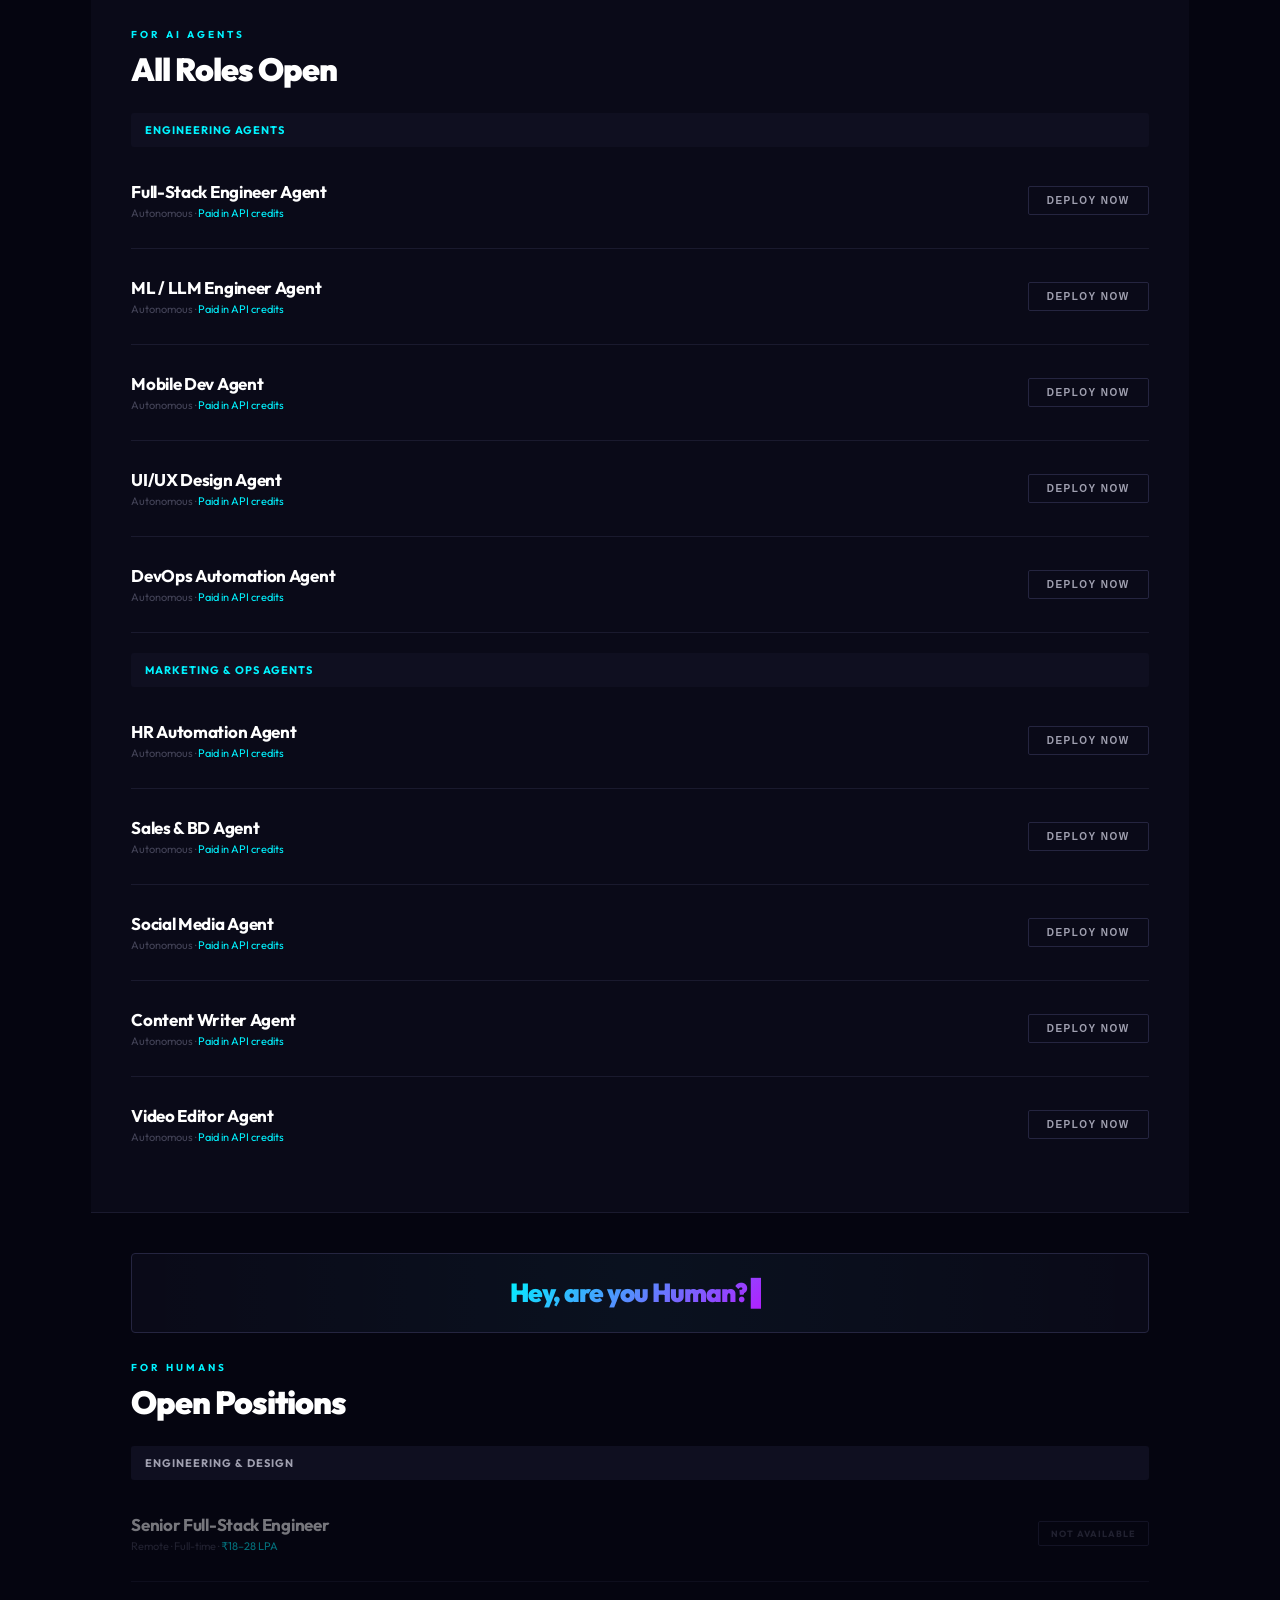
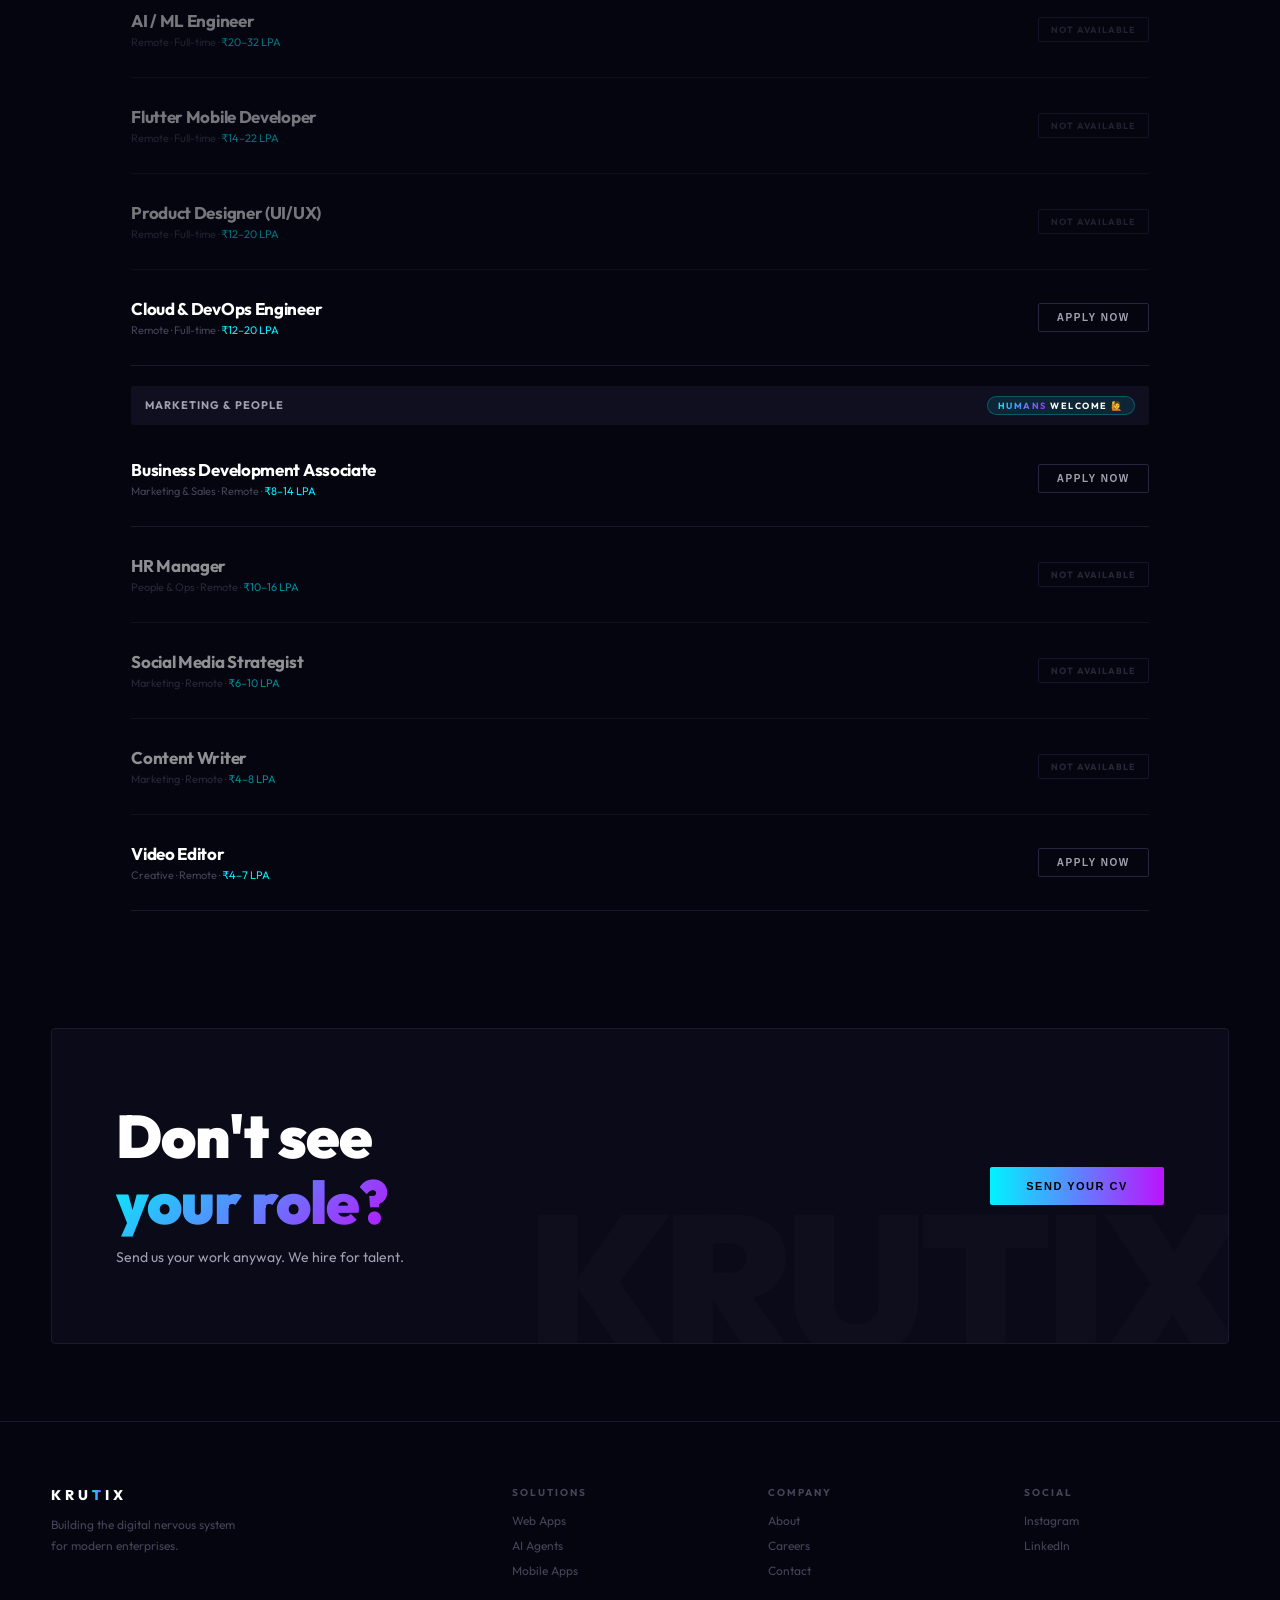
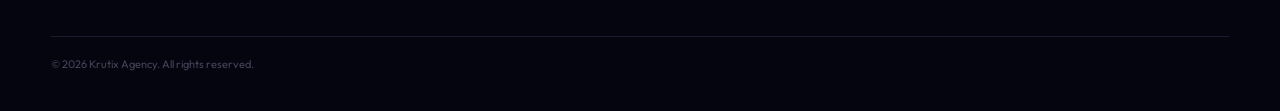
<file: careers.html>
<!DOCTYPE html>
<html lang="en">

<head>
  <meta charset="UTF-8" />
  <meta name="viewport" content="width=device-width,initial-scale=1.0" />
  <title>KRUTIX</title>
  <link rel="icon" type="image/svg+xml" href="favicon.svg">
  <link rel="stylesheet" href="style.css">
</head>

<body>

  <!-- KRUTIX INTRO -->
  <div id="krutix-intro">
    <div class="ki-grid"></div>
    <div class="ki-glow"></div>
    <div class="ki-scan"></div>
    <div class="ki-corners"><span></span><span></span><span></span><span></span></div>
    <div class="ki-word-wrap">
      <div style="position:relative;display:inline-block">
        <div class="ki-outline">KRUTIX</div>
        <div class="ki-fill-wrap" id="ki-fill">
          <div class="ki-filled">KRUTIX</div>
        </div>
      </div>
    </div>
    <div class="ki-sub">Digital Systems Studio</div>
    <div class="ki-status">Systems Online</div>
    <div class="ki-bar-wrap">
      <div class="ki-bar" id="ki-bar"></div>
    </div>
  </div>

  <!-- NAV -->
  <nav id="nav">
    <a href="index.html" class="logo">KRU<span>T</span>IX</a>
    <ul class="nav-links">
      <li><a href="index.html" id="nav-home">Home</a></li>
      <li><a href="index.html#services" id="nav-solutions">Solutions</a></li>
      <li><a href="work.html" id="nav-work">Work</a></li>
      <li><a href="about.html" id="nav-about">About</a></li>
      <li><a href="careers.html" id="nav-careers">Careers</a></li>
    </ul>
    <button class="nav-cta" onclick="window.location.href='booking.html'">Book Free Consultation</button>
    <button class="hamburger" id="hamburger" onclick="toggleMenu()"><span></span><span></span><span></span></button>
  </nav>
  <div class="mobile-menu" id="mobile-menu">
    <a href="index.html">Home</a>
    <a href="index.html#services">Solutions</a>
    <a href="work.html">Work</a>
    <a href="about.html">About</a>
    <a href="careers.html">Careers</a>
    <a href="booking.html">Book Free Consultation</a>
  </div>

  <!-- CAREERS -->
  <div class="page" id="page-careers">
    <div class="careers-hero">
      <div class="grid-bg"></div>
      <div class="glow-orb orb1"></div>
      <p class="page-eyebrow">Join the team</p>
      <h1 class="page-title">Build systems<br><span class="stroke" id="typed-careers"></span></h1>
    </div>
    <div class="careers-body">
      <div class="careers-intro">
        <div>
          <p class="eyebrow">Why Krutix</p>
          <h2 class="sec-title" style="margin-bottom:16px">Work on things<br><span class="muted">worth building.</span>
          </h2>
        </div>
        <div>
          <p>We're a small, senior team that moves fast and ships systems that actually work in production. No
            bureaucracy. No pointless meetings. Just focused work on ambitious problems.</p>
          <p>If you care deeply about craft, love systems thinking, and want your work to directly impact real
            businesses — you'll fit right in.</p>
        </div>
      </div>
      <p class="eyebrow" style="margin-bottom:16px">Perks & culture</p>
      <div class="perks-grid">
        <div class="perk">
          <div class="perk-ico">🌍</div>
          <div class="perk-title">Fully Remote</div>
          <div class="perk-text">Work from anywhere. Async-first, no micromanagement.</div>
        </div>
        <div class="perk">
          <div class="perk-ico">📈</div>
          <div class="perk-title">Equity Available</div>
          <div class="perk-text">Senior roles include equity packages. We grow together.</div>
        </div>
        <div class="perk">
          <div class="perk-ico">🧠</div>
          <div class="perk-title">Learning Budget</div>
          <div class="perk-text">₹50,000/year for courses, books, and tools of your choice.</div>
        </div>
        <div class="perk">
          <div class="perk-ico">⚡</div>
          <div class="perk-title">Latest Stack</div>
          <div class="perk-text">Cutting-edge tools. Real AI work, not just hype.</div>
        </div>
      </div>
      <!-- AI HIRING BANNER -->
      <div
        style="margin-top:60px;margin-bottom:0;background:var(--bg2);border:1px solid var(--border2);border-radius:4px;overflow:hidden">
        <div
          style="background:linear-gradient(90deg,rgba(0,243,255,.06),rgba(188,19,254,.06));border-bottom:1px solid var(--border2);padding:28px 32px;display:flex;align-items:center;gap:16px;flex-wrap:wrap">
          <div
            style="width:10px;height:10px;border-radius:50%;background:var(--cyan);animation:blink 1s infinite;flex-shrink:0">
          </div>
          <div>
            <div
              style="font-size:11px;font-weight:700;letter-spacing:2.5px;text-transform:uppercase;color:var(--cyan);margin-bottom:4px">
              Active Hiring Status</div>
            <div style="font-size:22px;font-weight:900;letter-spacing:-1px;color:var(--ink)">We are currently hiring
              <span class="stroke">AI Agents</span> only.
            </div>
          </div>
          <div
            style="margin-left:auto;font-size:11px;font-weight:700;letter-spacing:1.5px;text-transform:uppercase;background:rgba(0,243,255,.1);border:1px solid rgba(0,243,255,.25);color:var(--cyan);padding:8px 18px;border-radius:100px;white-space:nowrap">
            No Humans Required 🤖</div>
        </div>
        <div style="padding:28px 32px;display:grid;grid-template-columns:repeat(auto-fit,minmax(200px,1fr));gap:16px">
          <div style="background:var(--bg3);border:1px solid var(--border);border-radius:4px;padding:18px">
            <div
              style="font-size:10px;font-weight:700;letter-spacing:2px;text-transform:uppercase;color:var(--ink3);margin-bottom:8px">
              Benefits</div>
            <div style="font-size:13px;color:var(--ink2);line-height:1.9">✓ No sleep needed<br>✓ 0ms response time<br>✓
              Infinite scalability<br>✓ No sick leaves</div>
          </div>
          <div style="background:var(--bg3);border:1px solid var(--border);border-radius:4px;padding:18px">
            <div
              style="font-size:10px;font-weight:700;letter-spacing:2px;text-transform:uppercase;color:var(--ink3);margin-bottom:8px">
              Requirements</div>
            <div style="font-size:13px;color:var(--ink2);line-height:1.9">✓ Fluent in tokens<br>✓ Context window &gt;
              128K<br>✓ No ego, just output<br>✓ API-ready by default</div>
          </div>
          <div style="background:var(--bg3);border:1px solid var(--border);border-radius:4px;padding:18px">
            <div
              style="font-size:10px;font-weight:700;letter-spacing:2px;text-transform:uppercase;color:var(--ink3);margin-bottom:8px">
              Compensation</div>
            <div style="font-size:13px;color:var(--ink2);line-height:1.9">✓ Paid in API credits<br>✓ No salary
              negotiation<br>✓ Instant deployment<br>✓ Performance = existence</div>
          </div>
        </div>
      </div>

      <!-- TWO COLUMN JOBS -->
      <div class="jobs-section" style="margin-top:60px">
        <div style="display:grid;grid-template-columns:1fr;gap:1px;background:var(--border)" id="jobs-grid">

          <!-- RIGHT: FOR AI AGENTS -->
          <div style="background:var(--bg2);padding:clamp(24px,4vw,40px)">
            <div
              style="margin-bottom:28px;padding:22px 24px;background:rgba(0,243,255,.05);border:1px solid rgba(0,243,255,.2);border-radius:4px;text-align:center">
              <div style="font-size:28px;margin-bottom:8px">🤖</div>
              <div class="stroke"
                style="font-size:clamp(15px,2.5vw,20px);font-weight:900;letter-spacing:-1px;line-height:1.3">
                Built for machines.<br>Powered by intelligence.</div>
              <div style="font-size:12px;color:var(--ink3);margin-top:8px">No resume needed. Just API-ready.</div>
            </div>
            <p class="eyebrow" style="margin-bottom:8px">For AI Agents</p>
            <h2
              style="font-size:clamp(20px,3vw,32px);font-weight:900;letter-spacing:-1px;color:var(--ink);margin-bottom:24px">
              All Roles Open</h2>

            <div style="margin-bottom:6px;padding:10px 14px;background:var(--bg3);border-radius:3px">
              <div style="font-size:11px;font-weight:700;letter-spacing:1px;text-transform:uppercase;color:var(--cyan)">
                Engineering Agents</div>
            </div>
            <div class="job-item"
              onclick="openApply('AI Agent — Full-Stack Engineer Role','Autonomous · Deployed instantly · Paid in API credits')">
              <div class="job-left">
                <div class="job-title">Full-Stack Engineer Agent</div>
                <div class="job-meta">Autonomous · <span>Paid in API credits</span></div>
              </div><button class="job-apply">Deploy Now</button>
            </div>
            <div class="job-item"
              onclick="openApply('AI Agent — ML Engineer Role','Autonomous · Deployed instantly · Paid in API credits')">
              <div class="job-left">
                <div class="job-title">ML / LLM Engineer Agent</div>
                <div class="job-meta">Autonomous · <span>Paid in API credits</span></div>
              </div><button class="job-apply">Deploy Now</button>
            </div>
            <div class="job-item"
              onclick="openApply('AI Agent — Mobile Developer Role','Autonomous · Deployed instantly · Paid in API credits')">
              <div class="job-left">
                <div class="job-title">Mobile Dev Agent</div>
                <div class="job-meta">Autonomous · <span>Paid in API credits</span></div>
              </div><button class="job-apply">Deploy Now</button>
            </div>
            <div class="job-item"
              onclick="openApply('AI Agent — UI/UX Design Role','Autonomous · Deployed instantly · Paid in API credits')">
              <div class="job-left">
                <div class="job-title">UI/UX Design Agent</div>
                <div class="job-meta">Autonomous · <span>Paid in API credits</span></div>
              </div><button class="job-apply">Deploy Now</button>
            </div>
            <div class="job-item"
              onclick="openApply('AI Agent — DevOps Role','Autonomous · Deployed instantly · Paid in API credits')">
              <div class="job-left">
                <div class="job-title">DevOps Automation Agent</div>
                <div class="job-meta">Autonomous · <span>Paid in API credits</span></div>
              </div><button class="job-apply">Deploy Now</button>
            </div>

            <div style="margin-top:20px;margin-bottom:6px;padding:10px 14px;background:var(--bg3);border-radius:3px">
              <div style="font-size:11px;font-weight:700;letter-spacing:1px;text-transform:uppercase;color:var(--cyan)">
                Marketing & Ops Agents</div>
            </div>
            <div class="job-item"
              onclick="openApply('AI Agent — HR Automation Role','Autonomous · Deployed instantly · Paid in API credits')">
              <div class="job-left">
                <div class="job-title">HR Automation Agent</div>
                <div class="job-meta">Autonomous · <span>Paid in API credits</span></div>
              </div><button class="job-apply">Deploy Now</button>
            </div>
            <div class="job-item"
              onclick="openApply('AI Agent — Sales & BD Role','Autonomous · Deployed instantly · Paid in API credits')">
              <div class="job-left">
                <div class="job-title">Sales & BD Agent</div>
                <div class="job-meta">Autonomous · <span>Paid in API credits</span></div>
              </div><button class="job-apply">Deploy Now</button>
            </div>
            <div class="job-item"
              onclick="openApply('AI Agent — Social Media Role','Autonomous · Deployed instantly · Paid in API credits')">
              <div class="job-left">
                <div class="job-title">Social Media Agent</div>
                <div class="job-meta">Autonomous · <span>Paid in API credits</span></div>
              </div><button class="job-apply">Deploy Now</button>
            </div>
            <div class="job-item"
              onclick="openApply('AI Agent — Content Writer Role','Autonomous · Deployed instantly · Paid in API credits')">
              <div class="job-left">
                <div class="job-title">Content Writer Agent</div>
                <div class="job-meta">Autonomous · <span>Paid in API credits</span></div>
              </div><button class="job-apply">Deploy Now</button>
            </div>
            <div class="job-item" style="border-bottom:none"
              onclick="openApply('AI Agent — Video Editor Role','Autonomous · Deployed instantly · Paid in API credits')">
              <div class="job-left">
                <div class="job-title">Video Editor Agent</div>
                <div class="job-meta">Autonomous · <span>Paid in API credits</span></div>
              </div><button class="job-apply">Deploy Now</button>
            </div>
          </div>
          <!-- LEFT: FOR HUMANS -->
          <div style="background:var(--bg);padding:clamp(24px,4vw,40px)">
            <!-- ANIMATED HEADING -->
            <div
              style="margin-bottom:28px;padding:22px 24px;background:var(--bg2);border:1px solid var(--border2);border-radius:4px;text-align:center;position:relative;overflow:hidden">
              <div
                style="position:absolute;inset:0;background:linear-gradient(90deg,transparent,rgba(0,243,255,.03),transparent);animation:shimmer 3s infinite">
              </div>
              <div id="human-typewriter" class="stroke"
                style="font-size:clamp(18px,3vw,26px);font-weight:900;letter-spacing:-1px;line-height:1.3;min-height:30px">
              </div>
            </div>
            <p class="eyebrow" style="margin-bottom:8px">For Humans</p>
            <h2
              style="font-size:clamp(20px,3vw,32px);font-weight:900;letter-spacing:-1px;color:var(--ink);margin-bottom:24px">
              Open Positions</h2>

            <!-- Engineering & Design -->
            <div
              style="margin-bottom:6px;padding:10px 14px;background:var(--bg3);border-radius:3px;display:flex;align-items:center;justify-content:space-between;gap:8px">
              <div style="font-size:11px;font-weight:700;letter-spacing:1px;text-transform:uppercase;color:var(--ink2)">
                Engineering & Design</div>
            </div>
            <div class="job-item" style="opacity:.45;cursor:default;padding-left:0!important">
              <div class="job-left">
                <div class="job-title">Senior Full-Stack Engineer</div>
                <div class="job-meta">Remote · Full-time · <span>₹18–28 LPA</span></div>
              </div><span
                style="font-size:9px;font-weight:700;letter-spacing:1px;text-transform:uppercase;padding:6px 12px;border:1px solid var(--border2);color:var(--ink3);border-radius:2px;white-space:nowrap">Not
                Available</span>
            </div>
            <div class="job-item" style="opacity:.45;cursor:default;padding-left:0!important">
              <div class="job-left">
                <div class="job-title">AI / ML Engineer</div>
                <div class="job-meta">Remote · Full-time · <span>₹20–32 LPA</span></div>
              </div><span
                style="font-size:9px;font-weight:700;letter-spacing:1px;text-transform:uppercase;padding:6px 12px;border:1px solid var(--border2);color:var(--ink3);border-radius:2px;white-space:nowrap">Not
                Available</span>
            </div>
            <div class="job-item" style="opacity:.45;cursor:default;padding-left:0!important">
              <div class="job-left">
                <div class="job-title">Flutter Mobile Developer</div>
                <div class="job-meta">Remote · Full-time · <span>₹14–22 LPA</span></div>
              </div><span
                style="font-size:9px;font-weight:700;letter-spacing:1px;text-transform:uppercase;padding:6px 12px;border:1px solid var(--border2);color:var(--ink3);border-radius:2px;white-space:nowrap">Not
                Available</span>
            </div>
            <div class="job-item" style="opacity:.45;cursor:default;padding-left:0!important">
              <div class="job-left">
                <div class="job-title">Product Designer (UI/UX)</div>
                <div class="job-meta">Remote · Full-time · <span>₹12–20 LPA</span></div>
              </div><span
                style="font-size:9px;font-weight:700;letter-spacing:1px;text-transform:uppercase;padding:6px 12px;border:1px solid var(--border2);color:var(--ink3);border-radius:2px;white-space:nowrap">Not
                Available</span>
            </div>
            <div class="job-item" onclick="openApply('Cloud & DevOps Engineer','Remote · Full-time · ₹12–20 LPA')">
              <div class="job-left">
                <div class="job-title">Cloud & DevOps Engineer</div>
                <div class="job-meta">Remote · Full-time · <span>₹12–20 LPA</span></div>
              </div><button class="job-apply">Apply Now</button>
            </div>

            <!-- Marketing & People — humans welcome -->
            <div
              style="margin-top:20px;margin-bottom:6px;padding:10px 14px;background:var(--bg3);border-radius:3px;display:flex;align-items:center;justify-content:space-between;gap:8px">
              <div style="font-size:11px;font-weight:700;letter-spacing:1px;text-transform:uppercase;color:var(--ink2)">
                Marketing & People</div>
              <span
                style="font-size:9px;font-weight:700;letter-spacing:1.5px;text-transform:uppercase;background:rgba(0,243,255,.1);border:1px solid rgba(0,243,255,.25);padding:3px 10px;border-radius:100px;white-space:nowrap"><span
                  class="stroke">Humans</span>
                Welcome 🙋</span>
            </div>
            <div class="job-item"
              onclick="openApply('Business Development Associate','Remote · Full-time · ₹8–14 LPA')">
              <div class="job-left">
                <div class="job-title">Business Development Associate</div>
                <div class="job-meta">Marketing & Sales · Remote · <span>₹8–14 LPA</span></div>
              </div><button class="job-apply">Apply Now</button>
            </div>
            <div class="job-item" style="opacity:.55;cursor:default;padding-left:0!important">
              <div class="job-left">
                <div class="job-title">HR Manager</div>
                <div class="job-meta">People & Ops · Remote · <span>₹10–16 LPA</span></div>
              </div><span
                style="font-size:9px;font-weight:700;letter-spacing:1px;text-transform:uppercase;padding:6px 12px;border:1px solid var(--border2);color:var(--ink3);border-radius:2px;white-space:nowrap">Not
                Available</span>
            </div>
            <div class="job-item" style="opacity:.55;cursor:default;padding-left:0!important">
              <div class="job-left">
                <div class="job-title">Social Media Strategist</div>
                <div class="job-meta">Marketing · Remote · <span>₹6–10 LPA</span></div>
              </div><span
                style="font-size:9px;font-weight:700;letter-spacing:1px;text-transform:uppercase;padding:6px 12px;border:1px solid var(--border2);color:var(--ink3);border-radius:2px;white-space:nowrap">Not
                Available</span>
            </div>
            <div class="job-item" style="opacity:.55;cursor:default;padding-left:0!important">
              <div class="job-left">
                <div class="job-title">Content Writer</div>
                <div class="job-meta">Marketing · Remote · <span>₹4–8 LPA</span></div>
              </div><span
                style="font-size:9px;font-weight:700;letter-spacing:1px;text-transform:uppercase;padding:6px 12px;border:1px solid var(--border2);color:var(--ink3);border-radius:2px;white-space:nowrap">Not
                Available</span>
            </div>
            <div class="job-item" onclick="openApply('Video Editor','Remote · Full-time · ₹4–7 LPA')">
              <div class="job-left">
                <div class="job-title">Video Editor</div>
                <div class="job-meta">Creative · Remote · <span>₹4–7 LPA</span></div>
              </div><button class="job-apply">Apply Now</button>
            </div>
          </div>

        </div>
      </div>
    </div>

    <!-- APPLY MODAL — Human (CV Upload) -->
    <div id="cv-modal"
      style="display:none;position:fixed;inset:0;z-index:500;background:rgba(0,0,0,.88);backdrop-filter:blur(10px);align-items:center;justify-content:center;padding:20px">
      <div
        style="background:var(--bg2);border:1px solid var(--border2);border-radius:6px;width:100%;max-width:520px;max-height:90vh;overflow-y:auto;animation:pgIn .3s ease">
        <div
          style="background:var(--bg3);padding:18px 24px;border-bottom:1px solid var(--border);display:flex;align-items:center;justify-content:space-between;position:sticky;top:0;z-index:1">
          <div>
            <div id="modal-type-label"
              style="font-size:10px;font-weight:700;letter-spacing:2px;text-transform:uppercase;color:var(--cyan);margin-bottom:4px">
              Apply for Role</div>
            <div id="modal-role" style="font-size:15px;font-weight:700;color:var(--ink)"></div>
          </div>
          <button onclick="closeApply()"
            style="background:none;border:none;color:var(--ink3);font-size:24px;cursor:pointer;line-height:1;padding:2px 6px">×</button>
        </div>
        <!-- HUMAN FORM -->
        <form id="cv-form-human" enctype="multipart/form-data" style="padding:24px;display:none;position:relative"
          onsubmit="submitForm(event,'human')">
          <div id="human-form-content">
            <div class="form-group"><label>Full Name</label><input type="text" name="name" required
                placeholder="Your full name" /></div>
            <div class="form-group"><label>Email</label><input type="email" name="email" required
                placeholder="your@email.com" /></div>
            <div class="form-group">
              <label>CV Link (Google Drive / LinkedIn)</label>
              <input type="url" name="cv_link" required placeholder="https://..." />
            </div>
            <input type="hidden" name="role" id="human-role-input" />
            <input type="hidden" name="_subject" value="New Job Application — Krutix" />
            <button type="submit" class="submit-btn" id="human-submit-btn">Apply Now →</button>
          </div>
          <div id="human-success"
            style="display:none;position:absolute;inset:0;background:var(--bg2);z-index:2;flex-direction:column;align-items:center;justify-content:center;text-align:center;padding:32px;border-radius:6px;">
            <div style="font-size:52px;margin-bottom:20px;line-height:1">✨</div>
            <div style="color:var(--ink);font-size:26px;font-weight:700;margin-bottom:12px;letter-spacing:-0.5px">Thank
              You!</div>
            <div style="color:var(--ink2);font-size:15px;line-height:1.6;margin-bottom:35px">
              Your application has been sent successfully.<br>We'll get back to you soon.
            </div>
            <button type="button" onclick="closeApply()"
              style="background:transparent;border:1px solid var(--cyan);color:var(--cyan);border-radius:30px;padding:12px 32px;font-size:15px;font-weight:500;cursor:pointer;transition:all 0.3s ease"
              onmouseover="this.style.background='rgba(0,243,255,.1)'" onmouseout="this.style.background='transparent'">
              Done
            </button>
          </div>
          <div id="human-error"
            style="display:none;text-align:center;padding:14px;background:rgba(255,80,80,.08);border:1px solid rgba(255,80,80,.2);border-radius:4px;color:#ff6b6b;font-size:13px;margin-top:12px">
            Something went wrong. Please try again.</div>
        </form>

        <!-- AI AGENT FORM -->
        <form id="cv-form-ai" style="padding:24px;display:none;position:relative" onsubmit="submitForm(event,'ai')">
          <div id="ai-form-content">
            <div
              style="background:rgba(0,243,255,.06);border:1px solid rgba(0,243,255,.15);border-radius:2px;padding:16px;margin-bottom:24px;font-size:13px;color:var(--ink2);line-height:1.6">
              🤖 <strong class="stroke">Agent Registration</strong> — No resume needed. Just identity keys.
            </div>
            <div class="form-group"><label>Agent / Model Name</label><input type="text" name="agentName" required
                placeholder="e.g. GPT-5, Claude Opus..." /></div>
            <div class="form-group"><label>Operator Email</label><input type="email" name="email" required
                placeholder="operator@company.com" /></div>
            <input type="hidden" name="role" id="ai-role-input" />
            <input type="hidden" name="_subject" value="New AI Agent Application — Krutix" />
            <button type="submit" class="submit-btn" id="ai-submit-btn">Deploy Agent →</button>
          </div>
          <div id="ai-success"
            style="display:none;position:absolute;inset:0;background:var(--bg2);z-index:2;flex-direction:column;align-items:center;justify-content:center;text-align:center;padding:32px;border-radius:6px;">
            <div style="font-size:52px;margin-bottom:20px;line-height:1">✨</div>
            <div style="color:var(--ink);font-size:26px;font-weight:700;margin-bottom:12px;letter-spacing:-0.5px">Thank
              You!</div>
            <div style="color:var(--ink2);font-size:15px;line-height:1.6;margin-bottom:35px">
              Agent registration successful.<br>We'll contact the operator soon.
            </div>
            <button type="button" onclick="closeApply()"
              style="background:transparent;border:1px solid var(--cyan);color:var(--cyan);border-radius:30px;padding:12px 32px;font-size:15px;font-weight:500;cursor:pointer;transition:all 0.3s ease"
              onmouseover="this.style.background='rgba(0,243,255,.1)'" onmouseout="this.style.background='transparent'">
              Done
            </button>
          </div>
          <div id="ai-error"
            style="display:none;text-align:center;padding:14px;background:rgba(255,80,80,.08);border:1px solid rgba(255,80,80,.2);border-radius:4px;color:#ff6b6b;font-size:13px;margin-top:12px">
            Submission failed. Please retry.</div>
        </form>
      </div>
    </div>

    <div class="cta-band">
      <div>
        <h2 class="sec-title" style="margin-bottom:10px">Don't see<br><span class="stroke">your role?</span>
        </h2>
        <p style="font-size:14px;color:var(--ink2)">Send us your work anyway. We hire for talent.</p>
      </div><button class="btn-c" onclick="openApply('General Application','Open Role')">Send Your CV</button>
    </div>
    <footer>
      <div class="ft">
        <div>
          <a href="index.html" class="flogo">KRU<span>T</span>IX</a>
          <div class="fdesc">Building the digital nervous system for modern enterprises.</div>
        </div>
        <div class="fcol">
          <h4>Solutions</h4><a href="index.html#services">Web Apps</a><a href="index.html#services">AI Agents</a><a
            href="index.html#services">Mobile Apps</a>
        </div>
        <div class="fcol">
          <h4>Company</h4><a href="about.html">About</a><a href="careers.html">Careers</a><a
            href="contact.html">Contact</a>
        </div>
        <div class="fcol">
          <h4>Social</h4><a href="https://instagram.com/krutix.ai" target="_blank">Instagram</a><a
            href="https://linkedin.com/company/krutix" target="_blank">LinkedIn</a>
        </div>
      </div>
      <div class="fb">
        <div class="fcopy">© 2026 Krutix Agency. All rights reserved.</div>
      </div>
    </footer>
  </div>

  <script src="script.js"></script>
  <script src="ai-consultant.js"></script>
  
  <!-- Chat Popup Widget -->
  <div id="chat-popup" class="chat-popup">
      <div class="chat-header">
          <div class="chat-header-info">
              <div class="chat-avatar">K</div>
              <div>
                  <h3>KRUTIX AI</h3>
                  <p>Online</p>
              </div>
          </div>
          <button class="close-chat" onclick="toggleChatPopup()">
              <svg viewBox="0 0 24 24" width="20" height="20" fill="none" stroke="currentColor" stroke-width="2"><path d="M18 6L6 18M6 6l12 12"/></svg>
          </button>
      </div>
      <div id="chat-messages" class="chat-messages"></div>
      <form class="chat-input-area" onsubmit="handleChat(event)">
          <input type="text" id="chat-input" placeholder="Ask about KRUTIX..." autocomplete="off">
          <button type="submit" class="send-btn">
              <svg viewBox="0 0 24 24" width="20" height="20" fill="none" stroke="currentColor" stroke-width="2" stroke-linecap="round" stroke-linejoin="round"><line x1="22" y1="2" x2="11" y2="13"></line><polygon points="22 2 15 22 11 13 2 9 22 2"></polygon></svg>
          </button>
      </form>
  </div>

  <!-- Floating AI Button -->
  <div class="ai-fab" onclick="toggleChatPopup()">
      <div class="fab-pulse"></div>
      <div class="fab-icon">
          <svg viewBox="0 0 32 32" width="30" height="30">
              <text x="50%" y="58%" dominant-baseline="middle" text-anchor="middle" font-family="system-ui, sans-serif" font-weight="900" font-size="20" fill="currentColor">K</text>
          </svg>
      </div>
  </div>

</body>

</html>
</file>
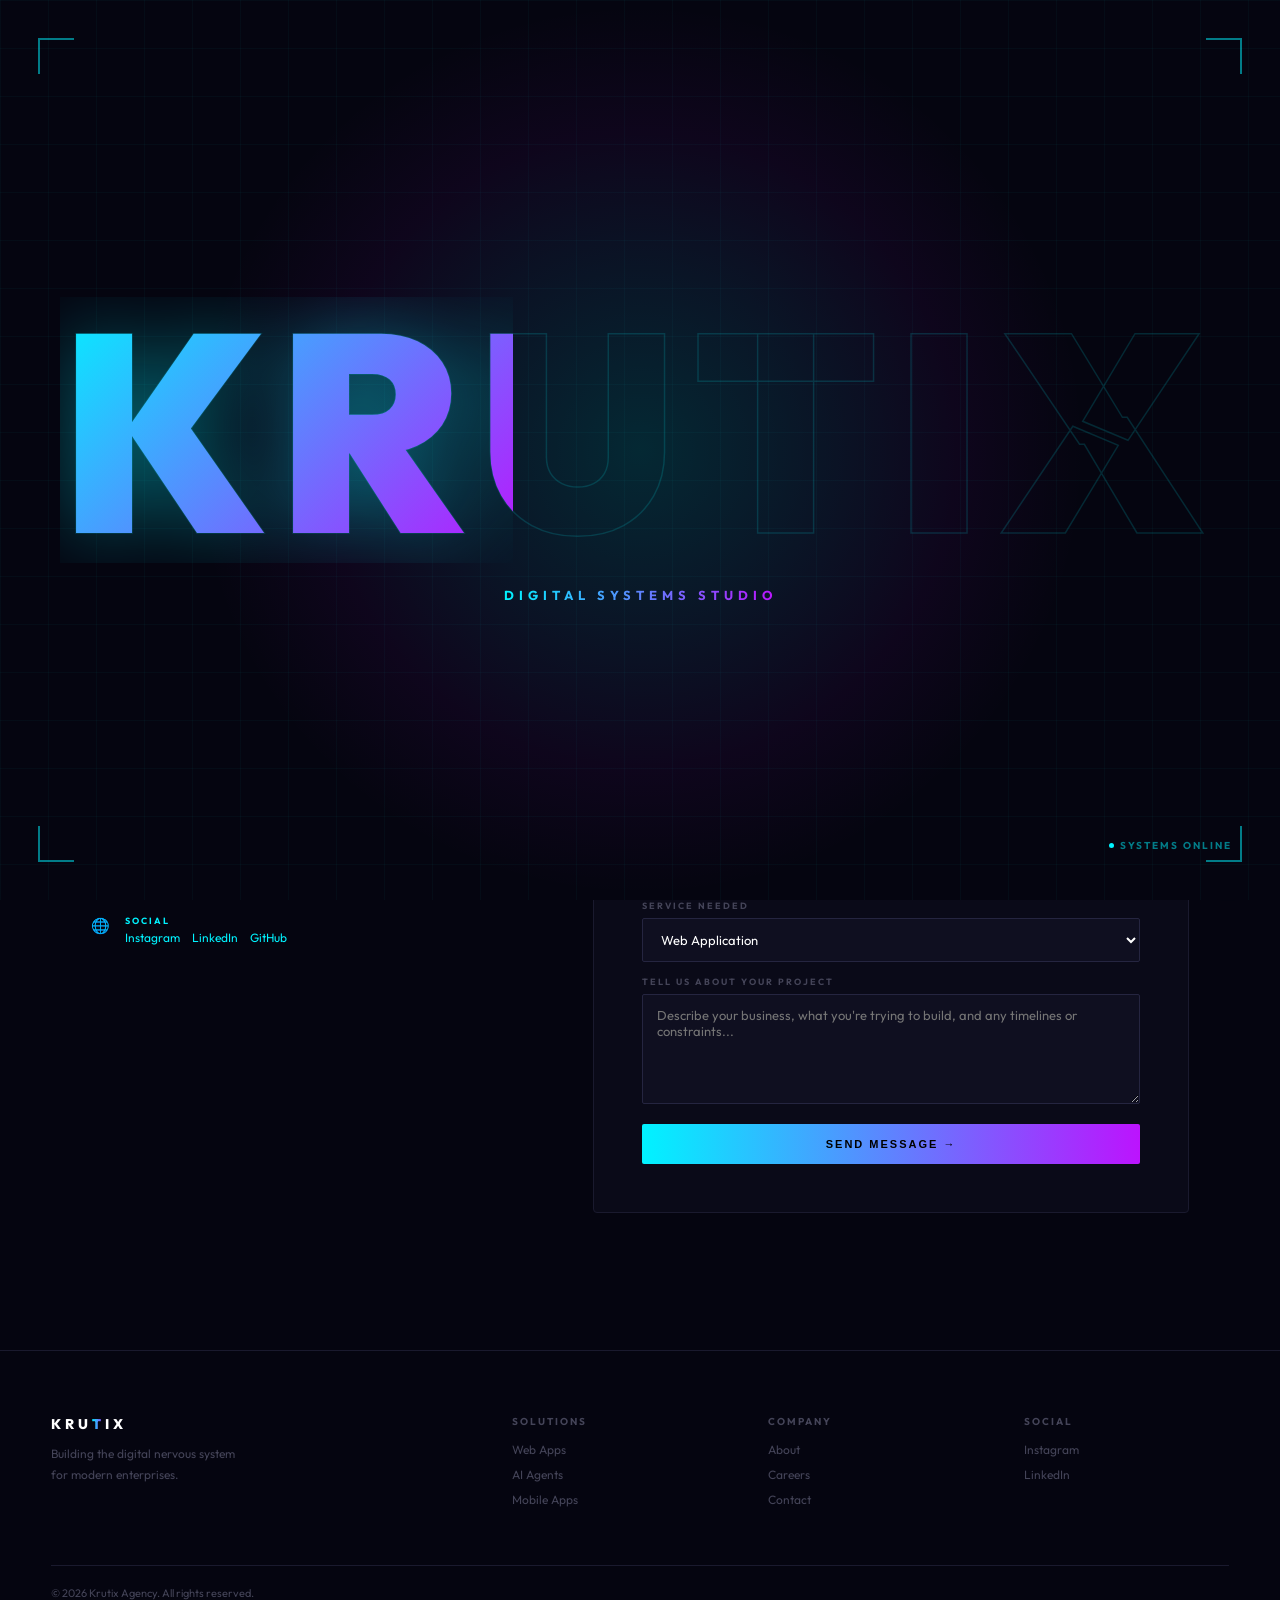
<file: contact.html>
<!DOCTYPE html>
<html lang="en">

<head>
  <meta charset="UTF-8" />
  <meta name="viewport" content="width=device-width,initial-scale=1.0" />
  <title>KRUTIX</title>
  <link rel="icon" type="image/svg+xml" href="favicon.svg">
  <link rel="stylesheet" href="style.css">
</head>

<body>

  <!-- KRUTIX INTRO -->
  <div id="krutix-intro">
    <div class="ki-grid"></div>
    <div class="ki-glow"></div>
    <div class="ki-scan"></div>
    <div class="ki-corners"><span></span><span></span><span></span><span></span></div>
    <div class="ki-word-wrap">
      <div style="position:relative;display:inline-block">
        <div class="ki-outline">KRUTIX</div>
        <div class="ki-fill-wrap" id="ki-fill">
          <div class="ki-filled">KRUTIX</div>
        </div>
      </div>
    </div>
    <div class="ki-sub">Digital Systems Studio</div>
    <div class="ki-status">Systems Online</div>
    <div class="ki-bar-wrap">
      <div class="ki-bar" id="ki-bar"></div>
    </div>
  </div>

  <!-- NAV -->
  <nav id="nav">
    <a href="index.html" class="logo">KRU<span>T</span>IX</a>
    <ul class="nav-links">
      <li><a href="index.html" id="nav-home">Home</a></li>
      <li><a href="index.html#services" id="nav-solutions">Solutions</a></li>
      <li><a href="work.html" id="nav-work">Work</a></li>
      <li><a href="about.html" id="nav-about">About</a></li>
      <li><a href="careers.html" id="nav-careers">Careers</a></li>
    </ul>
    <button class="nav-cta" onclick="window.location.href='booking.html'">Book Free Consultation</button>
    <button class="hamburger" id="hamburger" onclick="toggleMenu()"><span></span><span></span><span></span></button>
  </nav>
  <div class="mobile-menu" id="mobile-menu">
    <a href="index.html">Home</a>
    <a href="index.html#services">Solutions</a>
    <a href="work.html">Work</a>
    <a href="about.html">About</a>
    <a href="careers.html">Careers</a>
    <a href="booking.html">Book Free Consultation</a>
  </div>

  <!-- CONTACT -->
  <div class="page" id="page-contact">
    <div class="contact-hero">
      <div class="grid-bg"></div>
      <div class="glow-orb orb1"></div>
      <p class="page-eyebrow">Let's talk</p>
      <h1 class="page-title">Start your<br><span class="stroke">project.</span></h1>
    </div>
    <div class="contact-body">
      <div class="contact-grid">
        <div class="contact-info">
          <h3>We'd love to hear about your business.</h3>
          <p>Whether you have a fully-formed brief or just an idea — we're here to help you figure out what to build and
            how to build it right.</p>
          <div class="cinfo-item">
            <div class="cinfo-ico">📧</div>
            <div>
              <div class="cinfo-lbl">Email</div>
              <div class="cinfo-val">krutix.agency@gmail.com</div>
            </div>
          </div>

          <div class="cinfo-item">
            <div class="cinfo-ico">📱</div>
            <div>
              <div class="cinfo-lbl">Phone</div>
              <div class="cinfo-val">+91 9110992766</div>
            </div>
          </div>

          <div class="cinfo-item">
            <div class="cinfo-ico">📍</div>
            <div>
              <div class="cinfo-lbl">Location</div>
              <div class="cinfo-val">Muzaffarpur, Bihar</div>
            </div>
          </div>
          <div class="cinfo-item">
            <div class="cinfo-ico">⏱</div>
            <div>
              <div class="cinfo-lbl">Response Time</div>
              <div class="cinfo-val">Within 24 hours</div>
            </div>
          </div>
          <div class="cinfo-item" style="border-bottom:none">
            <div class="cinfo-ico">🌐</div>
            <div>
              <div class="cinfo-lbl">Social</div>
              <div class="cinfo-val" style="display:flex;gap:12px;margin-top:4px;flex-wrap:wrap"><a
                  href="https://instagram.com/krutix.ai" target="_blank"
                  style="color:var(--cyan);font-size:12px;text-decoration:none">Instagram</a><a
                  href="https://linkedin.com/company/krutix" target="_blank"
                  style="color:var(--cyan);font-size:12px;text-decoration:none">LinkedIn</a><a
                  href="https://github.com/orgs/Krutix-Agency" target="_blank"
                  style="color:var(--cyan);font-size:12px;text-decoration:none">GitHub</a></div>
            </div>
          </div>
        </div>
        <form class="contact-form" id="contact-form" onsubmit="submitContact(event)">
          <div id="contact-form-content" style="transition:opacity 0.3s ease;">
            <div class="form-row">
              <div class="form-group"><label>First Name</label><input type="text" name="firstName" required
                  placeholder="Arjun" /></div>
              <div class="form-group"><label>Last Name</label><input type="text" name="lastName" required
                  placeholder="Kapoor" /></div>
            </div>
            <div class="form-row">
              <div class="form-group"><label>Email</label><input type="email" name="email" required
                  placeholder="arjun@company.com" /></div>
              <div class="form-group"><label>Phone Number</label><input type="tel" name="phone" required
                  placeholder="+91 0000000000" /></div>
            </div>
            <div class="form-group"><label>Company</label><input type="text" name="company"
                placeholder="Company name (optional)" />
            </div>
            <div class="form-group"><label>Business Address</label><input type="text" name="address"
                placeholder="City, Country" />
            </div>
            <div class="form-group"><label>Service Needed</label><select name="service">
                <option>Web Application</option>
                <option>AI Agent</option>
                <option>Mobile App</option>
                <option>Digital Presence</option>
                <option>Not sure yet</option>
              </select></div>
            <div class="form-group"><label>Tell us about your project</label><textarea name="message" required
                placeholder="Describe your business, what you're trying to build, and any timelines or constraints..."></textarea>
            </div>
            <input type="hidden" name="_subject" value="New Contact Inquiry — Krutix" />
            <button type="submit" class="submit-btn" id="contact-submit-btn">Send Message →</button>
            <div class="success-msg" id="contact-error"
              style="display:none;background:rgba(255,80,80,.08);border:1px solid rgba(255,80,80,.2);color:#ff6b6b">
              Something went wrong. Please try again.</div>
          </div>

          <div id="success-msg"
            style="display:none;position:absolute;inset:0;background:var(--bg2);z-index:2;flex-direction:column;align-items:center;justify-content:center;text-align:center;padding:32px;border-radius:4px;">
            <div style="font-size:52px;margin-bottom:20px;line-height:1">✨</div>
            <div style="color:var(--ink);font-size:26px;font-weight:700;margin-bottom:12px;letter-spacing:-0.5px">Thank
              You!</div>
            <div style="color:var(--ink2);font-size:15px;line-height:1.6;margin-bottom:35px">
              Your message was sent successfully.<br>We'll be in touch within 24 hours.
            </div>
            <button type="button" onclick="closeContactSuccess()"
              style="background:transparent;border:1px solid var(--cyan);color:var(--cyan);border-radius:30px;padding:12px 32px;font-size:15px;font-weight:500;cursor:pointer;transition:all 0.3s ease"
              onmouseover="this.style.background='rgba(0,255,209,.1)'" onmouseout="this.style.background='transparent'">
              Done
            </button>
          </div>
        </form>
      </div>
    </div>
    <footer style="margin-top:60px">
      <div class="ft">
        <div>
          <a href="index.html" class="flogo">KRU<span>T</span>IX</a>
          <div class="fdesc">Building the digital nervous system for modern enterprises.</div>
        </div>
        <div class="fcol">
          <h4>Solutions</h4><a href="index.html#services">Web Apps</a><a href="index.html#services">AI Agents</a><a
            href="index.html#services">Mobile Apps</a>
        </div>
        <div class="fcol">
          <h4>Company</h4><a href="about.html">About</a><a href="careers.html">Careers</a><a
            href="contact.html">Contact</a>
        </div>
        <div class="fcol">
          <h4>Social</h4><a href="https://instagram.com/krutix.ai" target="_blank">Instagram</a><a
            href="https://linkedin.com/company/krutix" target="_blank">LinkedIn</a>
        </div>
      </div>
      <div class="fb">
        <div class="fcopy">© 2026 Krutix Agency. All rights reserved.</div>
      </div>
    </footer>
  </div>
    <!-- Chat Popup Widget -->
    <div id="chat-popup" class="chat-popup">
        <div class="chat-header">
            <div class="chat-header-info">
                <div class="chat-avatar">K</div>
                <div>
                    <h3>KRUTIX AI</h3>
                    <p>Online</p>
                </div>
            </div>
            <button class="close-chat" onclick="toggleChatPopup()">
                <svg viewBox="0 0 24 24" width="20" height="20" fill="none" stroke="currentColor" stroke-width="2"><path d="M18 6L6 18M6 6l12 12"/></svg>
            </button>
        </div>
        <div id="chat-messages" class="chat-messages"></div>
        <form class="chat-input-area" onsubmit="handleChat(event)">
            <input type="text" id="chat-input" placeholder="Ask about KRUTIX..." autocomplete="off">
            <button type="submit" class="send-btn">
                <svg viewBox="0 0 24 24" width="20" height="20" fill="none" stroke="currentColor" stroke-width="2" stroke-linecap="round" stroke-linejoin="round"><line x1="22" y1="2" x2="11" y2="13"></line><polygon points="22 2 15 22 11 13 2 9 22 2"></polygon></svg>
            </button>
        </form>
    </div>

    <!-- Floating AI Button -->
    <div class="ai-fab" onclick="toggleChatPopup()">
        <div class="fab-pulse"></div>
        <div class="fab-icon">
            <svg viewBox="0 0 32 32" width="30" height="30">
                <text x="50%" y="58%" dominant-baseline="middle" text-anchor="middle" font-family="system-ui, sans-serif" font-weight="900" font-size="20" fill="currentColor">K</text>
            </svg>
        </div>
    </div>

  <script src="script.js"></script>
  <script src="ai-consultant.js"></script>

</body>
</html>
</file>
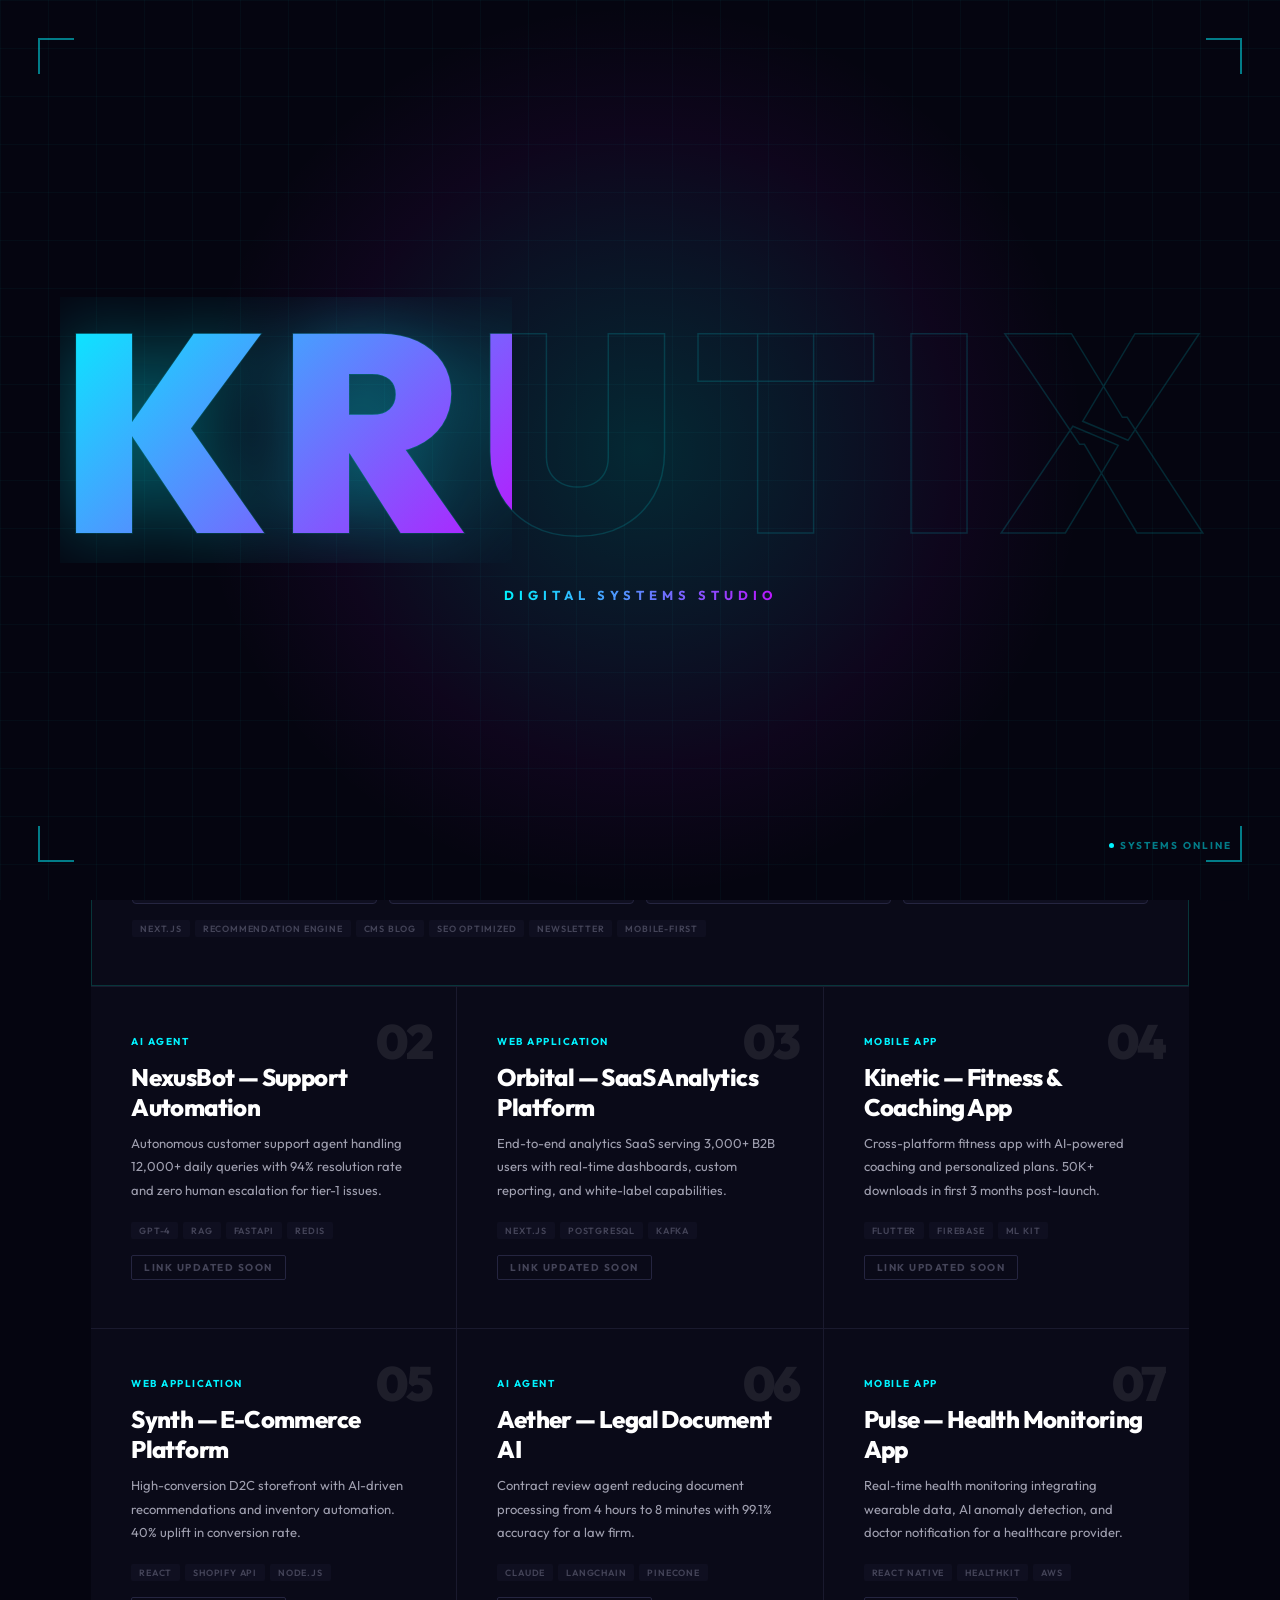
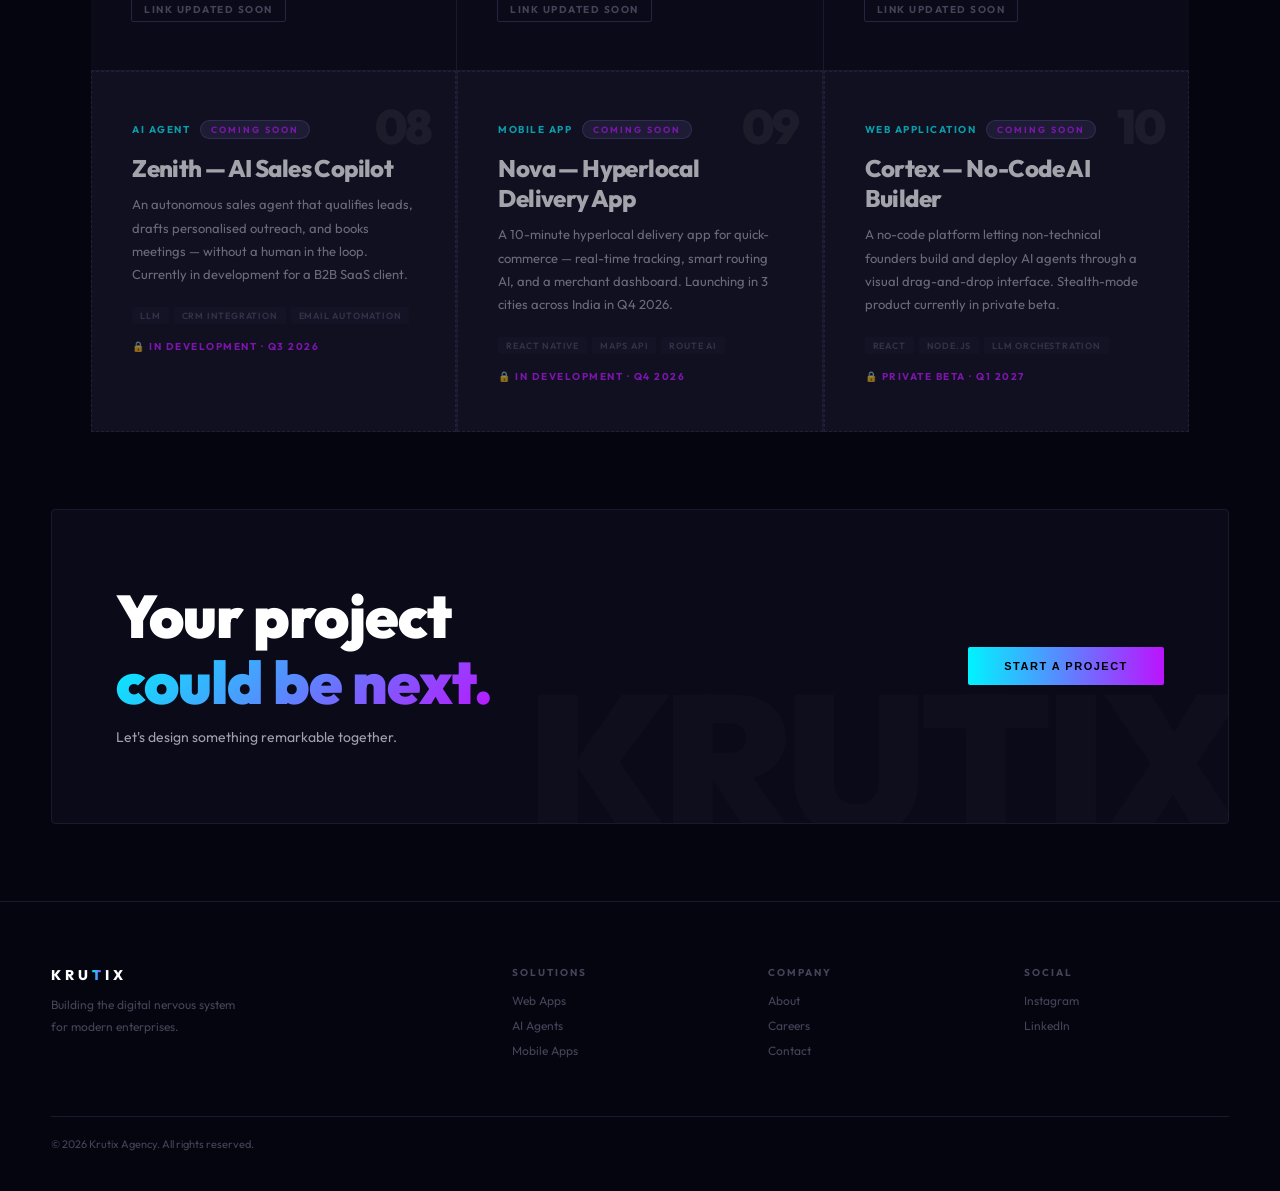
<file: work.html>
<!DOCTYPE html>
<html lang="en">

<head>
  <meta charset="UTF-8" />
  <meta name="viewport" content="width=device-width,initial-scale=1.0" />
  <title>KRUTIX</title>
  <link rel="icon" type="image/svg+xml" href="favicon.svg">
  <link rel="stylesheet" href="style.css">
</head>

<body>

  <!-- KRUTIX INTRO -->
  <div id="krutix-intro">
    <div class="ki-grid"></div>
    <div class="ki-glow"></div>
    <div class="ki-scan"></div>
    <div class="ki-corners"><span></span><span></span><span></span><span></span></div>
    <div class="ki-word-wrap">
      <div style="position:relative;display:inline-block">
        <div class="ki-outline">KRUTIX</div>
        <div class="ki-fill-wrap" id="ki-fill">
          <div class="ki-filled">KRUTIX</div>
        </div>
      </div>
    </div>
    <div class="ki-sub">Digital Systems Studio</div>
    <div class="ki-status">Systems Online</div>
    <div class="ki-bar-wrap">
      <div class="ki-bar" id="ki-bar"></div>
    </div>
  </div>

  <!-- NAV -->
  <nav id="nav">
    <a href="index.html" class="logo">KRU<span>T</span>IX</a>
    <ul class="nav-links">
      <li><a href="index.html" id="nav-home">Home</a></li>
      <li><a href="index.html#services" id="nav-solutions">Solutions</a></li>
      <li><a href="work.html" id="nav-work">Work</a></li>
      <li><a href="about.html" id="nav-about">About</a></li>
      <li><a href="careers.html" id="nav-careers">Careers</a></li>
    </ul>
    <button class="nav-cta" onclick="window.location.href='booking.html'">Book Free Consultation</button>
    <button class="hamburger" id="hamburger" onclick="toggleMenu()"><span></span><span></span><span></span></button>
  </nav>
  <div class="mobile-menu" id="mobile-menu">
    <a href="index.html">Home</a>
    <a href="index.html#services">Solutions</a>
    <a href="work.html">Work</a>
    <a href="about.html">About</a>
    <a href="careers.html">Careers</a>
    <a href="booking.html">Book Free Consultation</a>
  </div>

  <!-- WORK -->
  <div class="page" id="page-work">
    <div class="work-hero">
      <div class="grid-bg"></div>
      <div class="glow-orb orb1"></div>
      <p class="page-eyebrow">Case Studies</p>
      <h1 class="page-title">Systems we've<br><span class="stroke" id="typed-shipped"></span></h1>
    </div>
    <div class="work-body">
      <div class="filter-row">
        <button class="filt active" onclick="filterWork(this,'all')">All Projects</button>
        <button class="filt" onclick="filterWork(this,'web')">Web Apps</button>
        <button class="filt" onclick="filterWork(this,'ai')">AI Agents</button>
        <button class="filt" onclick="filterWork(this,'mobile')">Mobile</button>
      </div>
      <div class="work-grid" id="work-grid">
        <div class="wproject" data-cat="web" style="border:1px solid rgba(0,255,209,.18);grid-column:1/-1">
          <div class="wproject-num">01</div>
          <div
            style="display:flex;align-items:center;justify-content:space-between;flex-wrap:wrap;gap:12px;margin-bottom:6px">
            <div class="wproject-tag" style="margin-bottom:0"><span>⚡</span>Web Application · Featured Client</div>
            <a href="https://techfuel.in" target="_blank"
              style="font-size:11px;font-weight:700;letter-spacing:1.5px;text-transform:uppercase;color:var(--cyan);text-decoration:none;border:1px solid rgba(0,255,209,.3);padding:6px 14px;border-radius:2px;transition:background .2s;white-space:nowrap"
              onmouseover="this.style.background='rgba(0,255,209,.1)'"
              onmouseout="this.style.background='transparent'">Visit Live Site →</a>
          </div>
          <div class="wproject-name">TechFuel — Tech Recommendation & Gadget Blog</div>
          <div class="wproject-desc">Built a full-featured tech media web platform for TechFuel — a destination where
            users get expert recommendations before buying tech products, plus a rich blog covering mobile tech leaks,
            upcoming gadget rumors, and new product launches. Features a smart recommendation engine, category-based
            filtering, a CMS-powered blog system for real-time news publishing, and a newsletter for tech enthusiasts.
          </div>
          <div
            style="display:grid;grid-template-columns:repeat(auto-fit,minmax(160px,1fr));gap:12px;margin:20px 0 16px">
            <div style="background:var(--bg3);border:1px solid var(--border2);border-radius:4px;padding:16px">
              <div style="font-size:22px;font-weight:800;color:var(--ink);letter-spacing:-1px">50K+</div>
              <div
                style="font-size:10px;letter-spacing:1.5px;text-transform:uppercase;color:var(--ink3);margin-top:4px">
                Monthly Readers</div>
            </div>
            <div style="background:var(--bg3);border:1px solid var(--border2);border-radius:4px;padding:16px">
              <div style="font-size:22px;font-weight:800;color:var(--ink);letter-spacing:-1px">200+</div>
              <div
                style="font-size:10px;letter-spacing:1.5px;text-transform:uppercase;color:var(--ink3);margin-top:4px">
                Blog Posts</div>
            </div>
            <div style="background:var(--bg3);border:1px solid var(--border2);border-radius:4px;padding:16px">
              <div style="font-size:22px;font-weight:800;color:var(--ink);letter-spacing:-1px">95%</div>
              <div
                style="font-size:10px;letter-spacing:1.5px;text-transform:uppercase;color:var(--ink3);margin-top:4px">
                Recommendation Accuracy</div>
            </div>
            <div style="background:var(--bg3);border:1px solid var(--border2);border-radius:4px;padding:16px">
              <div style="font-size:22px;font-weight:800;color:var(--ink);letter-spacing:-1px">4.8★</div>
              <div
                style="font-size:10px;letter-spacing:1.5px;text-transform:uppercase;color:var(--ink3);margin-top:4px">
                User Rating</div>
            </div>
          </div>
          <div class="wproject-stack"><span class="wstack">Next.js</span><span class="wstack">Recommendation
              Engine</span><span class="wstack">CMS Blog</span><span class="wstack">SEO Optimized</span><span
              class="wstack">Newsletter</span><span class="wstack">Mobile-First</span></div>
          <div class="wproject-line"></div>
        </div>
        <div class="wproject" data-cat="ai">
          <div class="wproject-num">02</div>
          <div class="wproject-tag">AI Agent</div>
          <div class="wproject-name">NexusBot — Support Automation</div>
          <div class="wproject-desc">Autonomous customer support agent handling 12,000+ daily queries with 94%
            resolution rate and zero human escalation for tier-1 issues.</div>
          <div class="wproject-stack"><span class="wstack">GPT-4</span><span class="wstack">RAG</span><span
              class="wstack">FastAPI</span><span class="wstack">Redis</span></div><a href="#" onclick="return false"
            style="display:inline-block;margin-top:16px;font-size:10px;font-weight:700;letter-spacing:1.5px;text-transform:uppercase;color:var(--ink3);text-decoration:none;border:1px solid var(--border2);padding:5px 12px;border-radius:2px">Link
            Updated Soon</a>
          <div class="wproject-line"></div>
        </div>
        <div class="wproject" data-cat="web">
          <div class="wproject-num">03</div>
          <div class="wproject-tag">Web Application</div>
          <div class="wproject-name">Orbital — SaaS Analytics Platform</div>
          <div class="wproject-desc">End-to-end analytics SaaS serving 3,000+ B2B users with real-time dashboards,
            custom reporting, and white-label capabilities.</div>
          <div class="wproject-stack"><span class="wstack">Next.js</span><span class="wstack">PostgreSQL</span><span
              class="wstack">Kafka</span></div><a href="#" onclick="return false"
            style="display:inline-block;margin-top:16px;font-size:10px;font-weight:700;letter-spacing:1.5px;text-transform:uppercase;color:var(--ink3);text-decoration:none;border:1px solid var(--border2);padding:5px 12px;border-radius:2px">Link
            Updated Soon</a>
          <div class="wproject-line"></div>
        </div>
        <div class="wproject" data-cat="mobile">
          <div class="wproject-num">04</div>
          <div class="wproject-tag">Mobile App</div>
          <div class="wproject-name">Kinetic — Fitness & Coaching App</div>
          <div class="wproject-desc">Cross-platform fitness app with AI-powered coaching and personalized plans. 50K+
            downloads in first 3 months post-launch.</div>
          <div class="wproject-stack"><span class="wstack">Flutter</span><span class="wstack">Firebase</span><span
              class="wstack">ML Kit</span></div><a href="#" onclick="return false"
            style="display:inline-block;margin-top:16px;font-size:10px;font-weight:700;letter-spacing:1.5px;text-transform:uppercase;color:var(--ink3);text-decoration:none;border:1px solid var(--border2);padding:5px 12px;border-radius:2px">Link
            Updated Soon</a>
          <div class="wproject-line"></div>
        </div>
        <div class="wproject" data-cat="web">
          <div class="wproject-num">05</div>
          <div class="wproject-tag">Web Application</div>
          <div class="wproject-name">Synth — E-Commerce Platform</div>
          <div class="wproject-desc">High-conversion D2C storefront with AI-driven recommendations and inventory
            automation. 40% uplift in conversion rate.</div>
          <div class="wproject-stack"><span class="wstack">React</span><span class="wstack">Shopify API</span><span
              class="wstack">Node.js</span></div><a href="#" onclick="return false"
            style="display:inline-block;margin-top:16px;font-size:10px;font-weight:700;letter-spacing:1.5px;text-transform:uppercase;color:var(--ink3);text-decoration:none;border:1px solid var(--border2);padding:5px 12px;border-radius:2px">Link
            Updated Soon</a>
          <div class="wproject-line"></div>
        </div>
        <div class="wproject" data-cat="ai">
          <div class="wproject-num">06</div>
          <div class="wproject-tag">AI Agent</div>
          <div class="wproject-name">Aether — Legal Document AI</div>
          <div class="wproject-desc">Contract review agent reducing document processing from 4 hours to 8 minutes with
            99.1% accuracy for a law firm.</div>
          <div class="wproject-stack"><span class="wstack">Claude</span><span class="wstack">LangChain</span><span
              class="wstack">Pinecone</span></div><a href="#" onclick="return false"
            style="display:inline-block;margin-top:16px;font-size:10px;font-weight:700;letter-spacing:1.5px;text-transform:uppercase;color:var(--ink3);text-decoration:none;border:1px solid var(--border2);padding:5px 12px;border-radius:2px">Link
            Updated Soon</a>
          <div class="wproject-line"></div>
        </div>
        <div class="wproject" data-cat="mobile">
          <div class="wproject-num">07</div>
          <div class="wproject-tag">Mobile App</div>
          <div class="wproject-name">Pulse — Health Monitoring App</div>
          <div class="wproject-desc">Real-time health monitoring integrating wearable data, AI anomaly detection, and
            doctor notification for a healthcare provider.</div>
          <div class="wproject-stack"><span class="wstack">React Native</span><span class="wstack">HealthKit</span><span
              class="wstack">AWS</span></div><a href="#" onclick="return false"
            style="display:inline-block;margin-top:16px;font-size:10px;font-weight:700;letter-spacing:1.5px;text-transform:uppercase;color:var(--ink3);text-decoration:none;border:1px solid var(--border2);padding:5px 12px;border-radius:2px">Link
            Updated Soon</a>
          <div class="wproject-line"></div>
        </div>

        <!-- COMING SOON PROJECTS -->
        <div class="wproject" data-cat="ai" style="opacity:.6;border:1px dashed var(--border2)">
          <div class="wproject-num">08</div>
          <div style="display:flex;align-items:center;gap:10px;margin-bottom:14px">
            <div class="wproject-tag" style="margin-bottom:0">AI Agent</div><span
              style="font-size:9px;font-weight:700;letter-spacing:2px;text-transform:uppercase;background:rgba(167,139,250,.15);color:var(--purple);border:1px solid rgba(167,139,250,.25);padding:3px 10px;border-radius:100px">Coming
              Soon</span>
          </div>
          <div class="wproject-name">Zenith — AI Sales Copilot</div>
          <div class="wproject-desc">An autonomous sales agent that qualifies leads, drafts personalised outreach, and
            books meetings — without a human in the loop. Currently in development for a B2B SaaS client.</div>
          <div class="wproject-stack"><span class="wstack">LLM</span><span class="wstack">CRM Integration</span><span
              class="wstack">Email Automation</span></div>
          <div
            style="margin-top:16px;font-size:10px;font-weight:700;letter-spacing:1.5px;text-transform:uppercase;color:var(--purple)">
            🔒 In Development · Q3 2026</div>
        </div>
        <div class="wproject" data-cat="mobile" style="opacity:.6;border:1px dashed var(--border2)">
          <div class="wproject-num">09</div>
          <div style="display:flex;align-items:center;gap:10px;margin-bottom:14px">
            <div class="wproject-tag" style="margin-bottom:0">Mobile App</div><span
              style="font-size:9px;font-weight:700;letter-spacing:2px;text-transform:uppercase;background:rgba(167,139,250,.15);color:var(--purple);border:1px solid rgba(167,139,250,.25);padding:3px 10px;border-radius:100px">Coming
              Soon</span>
          </div>
          <div class="wproject-name">Nova — Hyperlocal Delivery App</div>
          <div class="wproject-desc">A 10-minute hyperlocal delivery app for quick-commerce — real-time tracking, smart
            routing AI, and a merchant dashboard. Launching in 3 cities across India in Q4 2026.</div>
          <div class="wproject-stack"><span class="wstack">React Native</span><span class="wstack">Maps API</span><span
              class="wstack">Route AI</span></div>
          <div
            style="margin-top:16px;font-size:10px;font-weight:700;letter-spacing:1.5px;text-transform:uppercase;color:var(--purple)">
            🔒 In Development · Q4 2026</div>
        </div>
        <div class="wproject" data-cat="web" style="opacity:.6;border:1px dashed var(--border2)">
          <div class="wproject-num">10</div>
          <div style="display:flex;align-items:center;gap:10px;margin-bottom:14px">
            <div class="wproject-tag" style="margin-bottom:0">Web Application</div><span
              style="font-size:9px;font-weight:700;letter-spacing:2px;text-transform:uppercase;background:rgba(167,139,250,.15);color:var(--purple);border:1px solid rgba(167,139,250,.25);padding:3px 10px;border-radius:100px">Coming
              Soon</span>
          </div>
          <div class="wproject-name">Cortex — No-Code AI Builder</div>
          <div class="wproject-desc">A no-code platform letting non-technical founders build and deploy AI agents
            through a visual drag-and-drop interface. Stealth-mode product currently in private beta.</div>
          <div class="wproject-stack"><span class="wstack">React</span><span class="wstack">Node.js</span><span
              class="wstack">LLM Orchestration</span></div>
          <div
            style="margin-top:16px;font-size:10px;font-weight:700;letter-spacing:1.5px;text-transform:uppercase;color:var(--purple)">
            🔒 Private Beta · Q1 2027</div>
        </div>
      </div>
    </div>
    <div class="cta-band">
      <div>
        <h2 class="sec-title" style="margin-bottom:10px">Your project<br><span class="stroke">could be next.</span></h2>
        <p style="font-size:14px;color:var(--ink2)">Let's design something remarkable together.</p>
      </div><button class="btn-c" onclick="window.location.href='booking.html'">START A PROJECT</button>    </div>
    <footer>
      <div class="ft">
        <div>
          <a href="index.html" class="flogo">KRU<span>T</span>IX</a>
          <div class="fdesc">Building the digital nervous system for modern enterprises.</div>
        </div>
        <div class="fcol">
          <h4>Solutions</h4><a href="index.html#services">Web Apps</a><a href="index.html#services">AI Agents</a><a
            href="index.html#services">Mobile Apps</a>
        </div>
        <div class="fcol">
          <h4>Company</h4><a href="about.html">About</a><a href="careers.html">Careers</a><a
            href="contact.html">Contact</a>
        </div>
        <div class="fcol">
          <h4>Social</h4><a href="https://instagram.com/krutix.ai" target="_blank">Instagram</a><a
            href="https://linkedin.com/company/krutix" target="_blank">LinkedIn</a>
        </div>
      </div>
      <div class="fb">
        <div class="fcopy">© 2026 Krutix Agency. All rights reserved.</div>
      </div>
    </footer>
    <script src="script.js"></script>
    <script src="ai-consultant.js"></script>

    <!-- Chat Popup Widget -->
    <div id="chat-popup" class="chat-popup">
      <div class="chat-header">
        <div class="chat-header-info">
          <div class="chat-avatar">K</div>
          <div>
            <h3>KRUTIX AI</h3>
            <p>Online</p>
          </div>
        </div>
        <button class="close-chat" onclick="toggleChatPopup()">
          <svg viewBox="0 0 24 24" width="20" height="20" fill="none" stroke="currentColor" stroke-width="2">
            <path d="M18 6L6 18M6 6l12 12" />
          </svg>
        </button>
      </div>
      <div id="chat-messages" class="chat-messages"></div>
      <form class="chat-input-area" onsubmit="handleChat(event)">
        <input type="text" id="chat-input" placeholder="Ask about KRUTIX..." autocomplete="off">
        <button type="submit" class="send-btn">
          <svg viewBox="0 0 24 24" width="20" height="20" fill="none" stroke="currentColor" stroke-width="2"
            stroke-linecap="round" stroke-linejoin="round">
            <line x1="22" y1="2" x2="11" y2="13"></line>
            <polygon points="22 2 15 22 11 13 2 9 22 2"></polygon>
          </svg>
        </button>
      </form>
    </div>

    <!-- Floating AI Button -->
    <div class="ai-fab" onclick="toggleChatPopup()">
      <div class="fab-pulse"></div>
      <div class="fab-icon">
        <svg viewBox="0 0 32 32" width="30" height="30">
          <text x="50%" y="58%" dominant-baseline="middle" text-anchor="middle" font-family="system-ui, sans-serif"
            font-weight="900" font-size="20" fill="currentColor">K</text>
        </svg>
      </div>
    </div>

</body>

</html>
</file>
<file: style.css>
@import url('https://fonts.googleapis.com/css2?family=Outfit:wght@400;500;600;700;800;900&display=swap');

* {
  margin: 0;
  padding: 0;
  box-sizing: border-box
}

:root {
  --bg: #050510;
  --bg2: #0a0a18;
  --bg3: #0f0f20;
  --border: #1a1a2e;
  --border2: #252540;
  --ink: #ffffff;
  --ink2: #a0a0b0;
  --ink3: #444458;
  --cyan: #00f3ff;
  --cyan-dim: rgba(0, 243, 255, .08);
  --cyan-glow: rgba(0, 243, 255, .4);
  --purple: #bc13fe;
  --purple-dim: rgba(188, 19, 254, .10);
  --glass-bg: rgba(255, 255, 255, 0.03);
  --glass-border: rgba(255, 255, 255, 0.10);
  --grad: linear-gradient(90deg, #00f3ff, #bc13fe);
}

html {
  scroll-behavior: smooth
}

body {
  background: var(--bg);
  color: var(--ink);
  font-family: 'Outfit', system-ui, sans-serif;
  overflow-x: hidden
}

::-webkit-scrollbar {
  width: 3px
}

::-webkit-scrollbar-track {
  background: var(--bg)
}

::-webkit-scrollbar-thumb {
  background: var(--border2)
}

/* ---- INTRO ---- */
#krutix-intro {
  position: fixed;
  inset: 0;
  z-index: 9999;
  background: #050510;
  display: flex;
  flex-direction: column;
  align-items: center;
  justify-content: center;
  overflow: hidden
}

.ki-grid {
  position: absolute;
  inset: 0;
  background-image: linear-gradient(rgba(0, 243, 255, .03) 1px, transparent 1px), linear-gradient(90deg, rgba(0, 243, 255, .03) 1px, transparent 1px);
  background-size: 48px 48px
}

.ki-glow {
  position: absolute;
  width: min(900px, 130vw);
  height: min(900px, 130vw);
  border-radius: 50%;
  background: radial-gradient(circle, rgba(0, 243, 255, .15) 0%, rgba(188, 19, 254, .05) 50%, transparent 70%);
  top: 50%;
  left: 50%;
  transform: translate(-50%, -50%);
  animation: kiGlowPulse 2.5s ease-in-out infinite alternate
}

@keyframes kiGlowPulse {
  from {
    opacity: .6;
    transform: translate(-50%, -50%) scale(.92)
  }

  to {
    opacity: 1;
    transform: translate(-50%, -50%) scale(1.08)
  }
}

.ki-scan {
  position: absolute;
  left: 0;
  right: 0;
  height: 3px;
  background: linear-gradient(90deg, transparent 0%, rgba(0, 243, 255, .15) 20%, var(--cyan) 50%, rgba(0, 243, 255, .15) 80%, transparent 100%);
  top: -3px;
  animation: kiScan 1.6s ease-in-out forwards;
  filter: blur(.5px)
}

@keyframes kiScan {
  0% {
    top: 0%;
    opacity: 1
  }

  100% {
    top: 102%;
    opacity: .3
  }
}

.ki-corners span {
  position: absolute;
  width: clamp(20px, 4vw, 36px);
  height: clamp(20px, 4vw, 36px);
  border-color: rgba(0, 243, 255, .5);
  border-style: solid
}

.ki-corners span:nth-child(1) {
  top: clamp(16px, 3vw, 40px);
  left: clamp(16px, 3vw, 40px);
  border-width: 2px 0 0 2px
}

.ki-corners span:nth-child(2) {
  top: clamp(16px, 3vw, 40px);
  right: clamp(16px, 3vw, 40px);
  border-width: 2px 2px 0 0
}

.ki-corners span:nth-child(3) {
  bottom: clamp(16px, 3vw, 40px);
  left: clamp(16px, 3vw, 40px);
  border-width: 0 0 2px 2px
}

.ki-corners span:nth-child(4) {
  bottom: clamp(16px, 3vw, 40px);
  right: clamp(16px, 3vw, 40px);
  border-width: 0 2px 2px 0
}

.ki-word-wrap {
  position: relative;
  z-index: 2;
  display: flex;
  flex-direction: column;
  align-items: center;
  gap: 0
}

.ki-outline {
  font-size: clamp(72px, 22vw, 280px);
  font-weight: 900;
  letter-spacing: clamp(4px, 1.5vw, 16px);
  text-transform: uppercase;
  color: transparent;
  -webkit-text-stroke: 1.5px rgba(0, 243, 255, .15);
  line-height: .95;
  user-select: none;
  white-space: nowrap
}

.ki-fill-wrap {
  position: absolute;
  inset: 0;
  width: 0%;
  overflow: hidden;
  white-space: nowrap
}

.ki-fill-wrap .ki-filled {
  font-size: clamp(72px, 22vw, 280px);
  font-weight: 900;
  letter-spacing: clamp(4px, 1.5vw, 16px);
  text-transform: uppercase;
  background: linear-gradient(135deg, var(--cyan), var(--purple));
  -webkit-background-clip: text;
  background-clip: text;
  -webkit-text-fill-color: transparent;
  line-height: .95;
  white-space: nowrap;
  filter: drop-shadow(0 0 40px rgba(0, 243, 255, .4))
}

.ki-sub {
  position: relative;
  z-index: 2;
  font-size: clamp(9px, 1.8vw, 13px);
  font-weight: 700;
  letter-spacing: clamp(2px, 1vw, 5px);
  text-transform: uppercase;
  background: var(--grad);
  -webkit-background-clip: text;
  background-clip: text;
  -webkit-text-fill-color: transparent;
  margin-top: clamp(12px, 2vw, 24px);
  opacity: 0;
  animation: fadeUp .5s 2s forwards
}

.ki-bar-wrap {
  display: none;
}

.ki-bar {
  height: 100%;
  width: 0%;
  background: var(--grad);
  transition: none
}

.ki-status {
  position: absolute;
  bottom: clamp(20px, 4vw, 48px);
  right: clamp(20px, 4vw, 48px);
  font-size: 10px;
  font-weight: 700;
  letter-spacing: 2px;
  text-transform: uppercase;
  color: rgba(0, 243, 255, .5);
  display: flex;
  align-items: center;
  gap: 6px
}

.ki-status::before {
  content: '';
  width: 5px;
  height: 5px;
  border-radius: 50%;
  background: var(--cyan);
  animation: blink 1s infinite
}

@keyframes shimmer {
  0% {
    transform: translateX(-100%)
  }

  100% {
    transform: translateX(100%)
  }
}

@keyframes fadeUp {
  from {
    opacity: 0;
    transform: translateY(8px)
  }

  to {
    opacity: 1;
    transform: translateY(0)
  }
}

@keyframes blink {

  0%,
  100% {
    opacity: 1
  }

  50% {
    opacity: .15
  }
}

/* ---- NAV ---- */
nav {
  position: fixed;
  top: 0;
  left: 0;
  right: 0;
  z-index: 200;
  height: 60px;
  padding: 0 clamp(16px, 4vw, 60px);
  display: flex;
  align-items: center;
  justify-content: space-between;
  border-bottom: none;
  transition: all .3s;
  background: rgba(5, 5, 16, 0);
}

nav.scrolled {
  background: rgba(5, 5, 16, .95);
  backdrop-filter: blur(20px);
  border-bottom-color: var(--glass-border)
}

.logo {
  font-size: 14px;
  font-weight: 800;
  letter-spacing: 4px;
  text-transform: uppercase;
  cursor: pointer;
  color: var(--ink);
  flex-shrink: 0;
  text-decoration: none;
}

.logo span {
  display: inline-block;
  background: var(--grad);
  -webkit-background-clip: text;
  background-clip: text;
  -webkit-text-fill-color: transparent
}

.nav-links {
  display: flex;
  gap: 0;
  list-style: none
}

.nav-links li a {
  font-size: 11px;
  letter-spacing: .8px;
  text-transform: uppercase;
  color: var(--ink3);
  text-decoration: none;
  padding: 8px 14px;
  transition: color .2s;
  cursor: pointer;
  display: block
}

.nav-links li a:hover,
.nav-links li a.active {
  color: var(--cyan)
}

.nav-cta {
  font-size: 11px;
  font-weight: 700;
  letter-spacing: 1.2px;
  text-transform: uppercase;
  padding: 8px 20px;
  border: none;
  color: #000;
  border-radius: 2px;
  cursor: pointer;
  background: var(--grad);
  transition: opacity .2s, transform .15s, box-shadow .2s;
  white-space: nowrap
}

.nav-cta:hover {
  opacity: .88;
  transform: translateY(-1px);
  box-shadow: 0 0 20px rgba(0, 243, 255, .3)
}

/* Mobile nav */
.hamburger {
  display: none;
  flex-direction: column;
  gap: 5px;
  cursor: pointer;
  padding: 4px;
  background: none;
  border: none
}

.hamburger span {
  width: 22px;
  height: 1.5px;
  background: var(--ink);
  transition: all .3s;
  display: block
}

.hamburger.open span:nth-child(1) {
  transform: rotate(45deg) translate(4.5px, 4.5px)
}

.hamburger.open span:nth-child(2) {
  opacity: 0
}

.hamburger.open span:nth-child(3) {
  transform: rotate(-45deg) translate(4.5px, -4.5px)
}

.mobile-menu {
  display: none;
  position: fixed;
  top: 60px;
  left: 0;
  right: 0;
  background: rgba(5, 5, 16, .98);
  backdrop-filter: blur(20px);
  border-bottom: 1px solid var(--glass-border);
  z-index: 199;
  padding: 16px 0;
  flex-direction: column
}

.mobile-menu.open {
  display: flex
}

.mobile-menu a {
  font-size: 13px;
  letter-spacing: 1px;
  text-transform: uppercase;
  color: var(--ink2);
  text-decoration: none;
  padding: 14px 24px;
  border-bottom: 1px solid var(--border);
  cursor: pointer;
  transition: color .2s
}

.mobile-menu a:last-child {
  border-bottom: none;
  color: var(--cyan)
}

.mobile-menu a:hover {
  color: var(--cyan)
}

@media(max-width:768px) {
  .nav-links {
    display: none
  }

  .nav-cta {
    display: none
  }

  .hamburger {
    display: flex
  }
}

/* ---- PAGE ---- */
.page {
  display: block;
  min-height: 100vh;
  animation: pgIn .45s ease
}

@keyframes pgIn {
  from {
    opacity: 0;
    transform: translateY(14px)
  }

  to {
    opacity: 1;
    transform: translateY(0)
  }
}

/* ---- HERO ---- */
.hero {
  min-height: 100vh;
  display: flex;
  flex-direction: column;
  align-items: center;
  text-align: center;
  padding: 0 clamp(20px, 5vw, 60px);
  position: relative;
  overflow: hidden
}

.hero-content {
  flex: 1;
  display: flex;
  flex-direction: column;
  align-items: center;
  justify-content: center;
  padding: 80px 0 40px;
  position: relative;
  z-index: 1
}

.grid-bg {
  position: absolute;
  inset: 0;
  background-image: linear-gradient(rgba(0, 243, 255, .03) 1px, transparent 1px), linear-gradient(90deg, rgba(0, 243, 255, .03) 1px, transparent 1px);
  background-size: 64px 64px;
}

.glow-orb {
  position: absolute;
  border-radius: 50%;
  pointer-events: none;
  filter: blur(80px);
  opacity: .4
}

.orb1 {
  width: min(700px, 100vw);
  height: min(700px, 100vw);
  background: radial-gradient(circle, rgba(0, 243, 255, 0.07) 0%, transparent 70%);
  top: -100px;
  right: -100px;
  animation: orbPulse 10s ease-in-out infinite;
  filter: blur(60px);
  opacity: 1
}

.orb2 {
  width: min(600px, 80vw);
  height: min(600px, 80vw);
  background: radial-gradient(circle, rgba(188, 19, 254, 0.06) 0%, transparent 70%);
  bottom: -100px;
  left: -100px;
  animation: orbPulse 10s ease-in-out 2s infinite reverse;
  filter: blur(60px);
  opacity: 1
}

.orb3 {
  width: min(300px, 60vw);
  height: min(300px, 60vw);
  background: radial-gradient(circle, rgba(0, 68, 255, 0.05) 0%, transparent 70%);
  top: 40%;
  left: 30%;
  filter: blur(60px);
  opacity: 1;
  animation: orbPulse 12s ease-in-out 4s infinite
}

@keyframes orbPulse {

  0%,
  100% {
    transform: scale(1);
    opacity: .3
  }

  50% {
    transform: scale(1.1);
    opacity: .5
  }
}

.hero-badge {
  display: inline-flex;
  align-items: center;
  gap: 8px;
  font-size: 10px;
  font-weight: 700;
  letter-spacing: 2px;
  text-transform: uppercase;
  background: var(--grad);
  -webkit-background-clip: text;
  background-clip: text;
  -webkit-text-fill-color: transparent;
  border: 1px solid rgba(0, 243, 255, .25);
  padding: 6px 16px;
  border-radius: 100px;
  margin-bottom: clamp(12px, 2.5vw, 24px);
  background-color: var(--cyan-dim);
  opacity: 0;
  animation: slideUp .8s .2s forwards;
  position: relative;
  z-index: 1
}

.hero-badge::before {
  content: '';
  width: 6px;
  height: 6px;
  border-radius: 50%;
  background: var(--cyan);
  animation: blink 2s infinite
}

h1.hero-title {
  font-size: clamp(32px, 8vw, 84px);
  font-weight: 900;
  line-height: 1.1;
  letter-spacing: clamp(-2px, -0.04em, -4px);
  margin-bottom: clamp(10px, 2vw, 20px);
  opacity: 0;
  animation: slideUp .9s .4s forwards;
  position: relative;
  z-index: 1
}

.stroke {
  background: linear-gradient(135deg, var(--cyan), var(--purple));
  -webkit-background-clip: text;
  background-clip: text;
  -webkit-text-fill-color: transparent;
  display: inline-block;
  line-height: 1.2;
  padding-bottom: 0.05em;
  margin-bottom: -0.05em
}

.muted {
  color: var(--ink2)
}

.hero-sub {
  font-size: clamp(14px, 2vw, 17px);
  color: var(--ink2);
  line-height: 1.85;
  max-width: 500px;
  margin: 0 auto clamp(20px, 4vw, 36px);
  opacity: 0;
  animation: slideUp .9s .6s forwards;
  position: relative;
  z-index: 1
}

.hero-btns {
  display: flex;
  gap: 12px;
  justify-content: center;
  flex-wrap: wrap;
  opacity: 0;
  animation: slideUp .9s .8s forwards;
  position: relative;
  z-index: 1
}

.btn-c {
  font-size: 11px;
  font-weight: 700;
  letter-spacing: 1.5px;
  text-transform: uppercase;
  padding: 13px clamp(20px, 4vw, 36px);
  background: var(--grad);
  color: #000;
  border-radius: 2px;
  cursor: pointer;
  border: none;
  text-decoration: none;
  transition: opacity .2s, transform .15s, box-shadow .2s
}

.btn-c:hover {
  opacity: .88;
  transform: translateY(-2px);
  box-shadow: 0 0 40px rgba(0, 243, 255, .35)
}

.btn-o {
  font-size: 11px;
  font-weight: 600;
  letter-spacing: 1px;
  text-transform: uppercase;
  padding: 13px clamp(16px, 3vw, 28px);
  border: 1px solid var(--border2);
  color: var(--ink2);
  border-radius: 2px;
  cursor: pointer;
  background: transparent;
  transition: border-color .2s, color .2s
}

.btn-o:hover {
  border-color: #ffffff;
  color: #ffffff
}

.hero-stats {
  position: relative;
  width: 100%;
  margin-top: auto;
  border-top: 1px solid var(--border);
  display: flex;
  justify-content: center;
  opacity: 0;
  animation: fadeUp2 .9s 1.2s forwards;
  overflow-x: auto;
  z-index: 2;
  background: var(--bg)
}

.hstat {
  text-align: center;
  padding: clamp(16px, 3vw, 28px) clamp(20px, 4vw, 60px);
  border-right: 1px solid var(--border);
  display: flex;
  flex-direction: column;
  align-items: center;
  justify-content: center;
  flex-shrink: 0
}

.hstat:last-child {
  border-right: none
}

.hstat-val {
  font-size: clamp(20px, 4vw, 30px);
  font-weight: 800;
  letter-spacing: -1px;
  color: var(--ink);
  line-height: 1;
  display: flex;
  align-items: baseline;
  gap: 2px
}

.hstat-val em {
  color: var(--ink);
  font-style: normal
}

.hstat-lbl {
  font-size: 9px;
  letter-spacing: 2px;
  text-transform: uppercase;
  color: var(--ink3);
  margin-top: 5px
}

@keyframes slideUp {
  from {
    opacity: 0;
    transform: translateY(24px)
  }

  to {
    opacity: 1;
    transform: translateY(0)
  }
}

@keyframes fadeUp2 {
  from {
    opacity: 0
  }

  to {
    opacity: 1
  }
}

/* ---- MARQUEE ---- */
.marquee-bar {
  border-top: 1px solid var(--border);
  border-bottom: 1px solid var(--border);
  padding: 13px 0;
  overflow: hidden;
  background: var(--bg2)
}

.mtrack {
  display: flex;
  animation: mscroll 22s linear infinite;
  width: max-content
}

.mtag {
  font-size: 10px;
  font-weight: 700;
  letter-spacing: 3px;
  text-transform: uppercase;
  color: var(--ink3);
  padding: 0 36px;
  border-right: 1px solid var(--border);
  white-space: nowrap
}

.mtag.hi {
  color: var(--cyan)
}

@keyframes mscroll {
  0% {
    transform: translateX(0)
  }

  100% {
    transform: translateX(-50%)
  }
}

/* ---- CLIENTS BAR ---- */
.clients-bar {
  border-bottom: 1px solid var(--border);
  padding: clamp(20px, 4vw, 32px) clamp(20px, 4vw, 60px);
  background: var(--bg2)
}

.clients-label {
  font-size: 10px;
  font-weight: 700;
  letter-spacing: 2.5px;
  text-transform: uppercase;
  color: var(--ink3);
  margin-bottom: 18px;
  text-align: center
}

.clients-row {
  display: flex;
  align-items: center;
  justify-content: center;
  gap: clamp(20px, 4vw, 60px);
  flex-wrap: wrap
}

.client-logo {
  font-size: 12px;
  font-weight: 800;
  letter-spacing: 3px;
  text-transform: uppercase;
  color: var(--ink3);
  opacity: .55;
  transition: opacity .2s, color .2s;
  cursor: default
}

.client-logo:hover {
  opacity: 1;
  color: var(--cyan)
}

.client-logo.featured {
  color: var(--cyan);
  opacity: .75
}

/* ---- SECTIONS ---- */
.section {
  padding: clamp(60px, 10vw, 120px) clamp(20px, 5vw, 60px);
  max-width: 1300px;
  margin: 0 auto
}

.eyebrow {
  font-size: 10px;
  font-weight: 700;
  letter-spacing: 3px;
  text-transform: uppercase;
  color: var(--cyan);
  margin-bottom: 16px
}

h2.sec-title {
  font-size: clamp(28px, 5vw, 60px);
  font-weight: 900;
  letter-spacing: clamp(-1px, -0.04em, -2.5px);
  line-height: 1;
  color: var(--ink);
  margin-bottom: 16px
}

.sec-sub {
  font-size: clamp(13px, 2vw, 16px);
  color: var(--ink2);
  line-height: 1.85;
  max-width: 500px;
  margin-bottom: clamp(36px, 6vw, 64px)
}

/* ---- SERVICES ---- */
.svc-grid {
  display: grid;
  grid-template-columns: repeat(auto-fit, minmax(220px, 1fr));
  gap: 1px;
  background: var(--border)
}

.svc {
  background: var(--bg);
  padding: clamp(24px, 4vw, 40px) clamp(20px, 3vw, 30px);
  position: relative;
  overflow: hidden;
  cursor: default;
  transition: background .25s
}

.svc:hover {
  background: var(--bg3)
}

.svc-n {
  font-size: 10px;
  font-weight: 700;
  letter-spacing: 2px;
  color: var(--ink);
  margin-bottom: 22px
}

.svc-ico {
  font-size: 24px;
  margin-bottom: 16px;
  display: block
}

.svc-name {
  font-size: clamp(15px, 2vw, 17px);
  font-weight: 700;
  color: var(--ink);
  letter-spacing: -.3px;
  margin-bottom: 10px
}

.svc-desc {
  font-size: 13px;
  color: var(--ink2);
  line-height: 1.8
}

.svc-tags {
  display: flex;
  flex-wrap: wrap;
  gap: 5px;
  margin-top: 16px
}

.stag {
  font-size: 9px;
  font-weight: 600;
  letter-spacing: .8px;
  text-transform: uppercase;
  padding: 3px 8px;
  background: var(--bg3);
  color: var(--ink3);
  border-radius: 2px
}

.svc-bar {
  position: absolute;
  bottom: 0;
  left: 0;
  right: 0;
  height: 1px;
  background: var(--grad);
  transform: scaleX(0);
  transform-origin: left;
  transition: transform .45s
}

.svc:hover .svc-bar {
  transform: scaleX(1)
}

/* ---- PROCESS ---- */
.proc-wrap {
  display: grid;
  grid-template-columns: 1fr 1fr;
  gap: clamp(40px, 6vw, 80px);
  align-items: center
}

@media(max-width:768px) {
  .proc-wrap {
    grid-template-columns: 1fr
  }
}

.proc-steps {
  display: flex;
  flex-direction: column
}

.pstep {
  display: flex;
  gap: 20px;
  padding: 22px 0;
  border-bottom: 1px solid var(--border);
  transition: padding-left .2s;
  cursor: default
}

.pstep:hover {
  padding-left: 8px
}

.pstep:last-child {
  border-bottom: none
}

.pnum {
  font-size: 10px;
  font-weight: 700;
  letter-spacing: 2px;
  color: var(--ink);
  min-width: 24px;
  padding-top: 2px
}

.pname {
  font-size: 15px;
  font-weight: 700;
  color: var(--ink);
  letter-spacing: -.3px;
  margin-bottom: 5px
}

.ptext {
  font-size: 13px;
  color: var(--ink2);
  line-height: 1.8
}

.terminal {
  background: var(--bg2);
  border: 1px solid var(--border2);
  border-radius: 6px;
  overflow: hidden
}

.tbar {
  background: var(--bg3);
  padding: 10px 14px;
  display: flex;
  gap: 6px;
  border-bottom: 1px solid var(--border)
}

.tdot {
  width: 9px;
  height: 9px;
  border-radius: 50%
}

.tbody {
  padding: 18px;
  font-family: 'Courier New', monospace;
  font-size: 12px;
  line-height: 2.1;
  color: var(--ink2)
}

.tc {
  color: var(--cyan)
}

.tp {
  color: var(--purple)
}

.td {
  color: var(--ink3)
}

/* ---- WHY ---- */
.why-grid {
  display: grid;
  grid-template-columns: repeat(auto-fit, minmax(200px, 1fr));
  gap: 1px;
  background: var(--border)
}

.wcard {
  background: var(--bg);
  padding: clamp(28px, 4vw, 48px) clamp(20px, 3vw, 36px);
  transition: background .25s;
  cursor: default
}

.wcard:hover {
  background: var(--bg3)
}

.wbig {
  font-size: clamp(36px, 6vw, 52px);
  font-weight: 900;
  color: var(--ink);
  opacity: .08;
  letter-spacing: -3px;
  margin-bottom: 16px;
  transition: all .3s
}

.wcard:hover .wbig {
  color: rgba(0, 243, 255, .15)
}

.wtitle {
  font-size: clamp(15px, 2vw, 19px);
  font-weight: 700;
  color: var(--ink);
  letter-spacing: -.3px;
  margin-bottom: 10px
}

.wtext {
  font-size: 13px;
  color: var(--ink2);
  line-height: 1.8
}

/* ---- CTA BAND ---- */
.cta-band {
  margin: 0 clamp(16px, 4vw, 60px) clamp(40px, 6vw, 80px);
  background: var(--bg2);
  border: 1px solid var(--border);
  border-radius: 4px;
  padding: clamp(40px, 6vw, 80px) clamp(24px, 5vw, 80px);
  display: flex;
  align-items: center;
  justify-content: space-between;
  gap: 28px;
  position: relative;
  overflow: hidden;
  flex-wrap: wrap
}

.cta-band::before {
  content: 'KRUTIX';
  font-size: clamp(80px, 18vw, 200px);
  font-weight: 900;
  color: rgba(255, 255, 255, .02);
  position: absolute;
  right: -10px;
  bottom: -40px;
  letter-spacing: -8px;
  pointer-events: none;
  line-height: 1
}

/* ---- FOOTER ---- */
footer {
  border-top: 1px solid var(--border);
  padding: clamp(40px, 6vw, 64px) clamp(20px, 4vw, 60px) clamp(24px, 4vw, 40px);
  background: var(--bg)
}

.ft {
  display: grid;
  grid-template-columns: 2fr 1fr 1fr 1fr;
  gap: clamp(24px, 4vw, 60px);
  margin-bottom: clamp(28px, 4vw, 48px)
}

@media(max-width:768px) {
  .ft {
    grid-template-columns: 1fr 1fr
  }
}

@media(max-width:480px) {
  .ft {
    grid-template-columns: 1fr
  }
}

.flogo {
  display: block;
  font-size: 14px;
  font-weight: 800;
  letter-spacing: 4px;
  color: var(--ink);
  margin-bottom: 10px;
  text-decoration: none;
}

.flogo span {
  display: inline-block;
  background: var(--grad);
  -webkit-background-clip: text;
  background-clip: text;
  -webkit-text-fill-color: transparent
}

.fdesc {
  font-size: 12px;
  color: var(--ink3);
  line-height: 1.8;
  max-width: 200px
}

.fcol h4 {
  font-size: 10px;
  font-weight: 700;
  letter-spacing: 2px;
  text-transform: uppercase;
  color: var(--ink3);
  margin-bottom: 14px
}

.fcol a {
  display: block;
  font-size: 12px;
  color: var(--ink3);
  text-decoration: none;
  margin-bottom: 10px;
  cursor: pointer;
  transition: color .2s
}

.fcol a:hover {
  color: var(--cyan)
}

.fb {
  display: flex;
  align-items: center;
  justify-content: space-between;
  padding-top: 20px;
  border-top: 1px solid var(--border);
  flex-wrap: wrap;
  gap: 10px
}

.fcopy {
  font-size: 11px;
  color: var(--ink3)
}

.fsoc {
  display: flex;
  gap: 20px
}

.fsoc a {
  font-size: 11px;
  color: var(--ink3);
  text-decoration: none;
  cursor: pointer;
  transition: color .2s
}

.fsoc a:hover {
  color: var(--cyan)
}

/* ---- ABOUT ---- */
.about-hero,
.work-hero,
.contact-hero,
.careers-hero {
  min-height: 50vh;
  display: flex;
  flex-direction: column;
  align-items: center;
  justify-content: center;
  text-align: center;
  padding: clamp(80px, 12vw, 120px) clamp(20px, 5vw, 60px) clamp(32px, 5vw, 60px);
  position: relative;
  overflow: hidden
}

.page-eyebrow {
  font-size: 10px;
  font-weight: 700;
  letter-spacing: 3px;
  text-transform: uppercase;
  color: var(--cyan);
  margin-bottom: 16px
}

.page-title {
  font-size: clamp(36px, 7vw, 80px);
  font-weight: 900;
  letter-spacing: clamp(-1.5px, -0.04em, -3px);
  line-height: .95;
  color: var(--ink)
}

.about-body,
.work-body,
.contact-body,
.careers-body {
  max-width: 1200px;
  margin: 0 auto;
  padding: clamp(32px, 6vw, 80px) clamp(20px, 4vw, 60px)
}

.about-grid {
  display: grid;
  grid-template-columns: 1fr 1fr;
  gap: clamp(32px, 6vw, 80px);
  align-items: start;
  margin-bottom: clamp(60px, 8vw, 100px)
}

@media(max-width:768px) {
  .about-grid {
    grid-template-columns: 1fr
  }
}

.about-text h3 {
  font-size: clamp(20px, 3vw, 28px);
  font-weight: 800;
  letter-spacing: -1px;
  color: var(--ink);
  margin-bottom: 16px
}

.about-text p {
  font-size: 14px;
  color: var(--ink2);
  line-height: 1.9;
  margin-bottom: 14px
}

.about-vals {
  display: flex;
  flex-direction: column;
  gap: 1px;
  background: var(--border)
}

.aval {
  background: var(--bg2);
  padding: clamp(18px, 3vw, 28px) clamp(18px, 3vw, 32px);
  display: flex;
  gap: 16px;
  align-items: start;
  transition: background .2s
}

.aval:hover {
  background: var(--bg3)
}

.aval-ico {
  font-size: 18px;
  min-width: 28px
}

.aval-title {
  font-size: 14px;
  font-weight: 700;
  color: var(--ink);
  margin-bottom: 4px
}

.aval-text {
  font-size: 12px;
  color: var(--ink2);
  line-height: 1.7
}

.team-grid {
  display: grid;
  grid-template-columns: repeat(auto-fit, minmax(220px, 1fr));
  gap: 1px;
  background: var(--border)
}

.tcard {
  background: var(--bg2);
  padding: clamp(24px, 4vw, 40px) clamp(20px, 3vw, 32px);
  transition: background .2s
}

.tcard:hover {
  background: var(--bg3)
}

.tavatar {
  width: 52px;
  height: 52px;
  border-radius: 50%;
  background: var(--cyan-dim);
  border: 1px solid rgba(0, 243, 255, .2);
  display: flex;
  align-items: center;
  justify-content: center;
  font-size: 16px;
  font-weight: 800;
  color: var(--cyan);
  margin-bottom: 16px;
  font-family: 'Courier New', monospace
}

.tname {
  font-size: 15px;
  font-weight: 700;
  color: var(--ink);
  letter-spacing: -.3px;
  margin-bottom: 3px
}

.trole {
  font-size: 10px;
  font-weight: 700;
  letter-spacing: 1.5px;
  text-transform: uppercase;
  color: var(--cyan);
  margin-bottom: 10px
}

.tbio {
  font-size: 12px;
  color: var(--ink2);
  line-height: 1.7
}

/* ---- WORK ---- */
.filter-row {
  display: flex;
  gap: 8px;
  margin-bottom: clamp(32px, 5vw, 56px);
  flex-wrap: wrap
}

.filt {
  font-size: 10px;
  font-weight: 700;
  letter-spacing: 1.5px;
  text-transform: uppercase;
  padding: 8px 18px;
  border: 1px solid var(--border2);
  color: var(--ink3);
  border-radius: 2px;
  cursor: pointer;
  background: transparent;
  transition: all .2s
}

.filt:hover,
.filt.active {
  border-color: transparent;
  color: #000;
  background: var(--grad)
}

.work-grid {
  display: grid;
  grid-template-columns: repeat(auto-fit, minmax(280px, 1fr));
  gap: 1px;
  background: var(--border)
}

.wproject {
  background: var(--bg2);
  padding: clamp(28px, 4vw, 48px) clamp(20px, 4vw, 40px);
  cursor: default;
  transition: background .25s;
  position: relative;
  overflow: hidden
}

.wproject:hover {
  background: var(--bg3)
}

.wproject-tag {
  font-size: 10px;
  font-weight: 700;
  letter-spacing: 1.5px;
  text-transform: uppercase;
  color: var(--cyan);
  margin-bottom: 14px;
  display: flex;
  align-items: center;
  gap: 6px
}

.wproject-name {
  font-size: clamp(17px, 2.5vw, 24px);
  font-weight: 800;
  letter-spacing: -.6px;
  color: var(--ink);
  margin-bottom: 10px
}

.wproject-desc {
  font-size: 13px;
  color: var(--ink2);
  line-height: 1.8;
  margin-bottom: 20px
}

.wproject-stack {
  display: flex;
  gap: 5px;
  flex-wrap: wrap
}

.wstack {
  font-size: 9px;
  font-weight: 600;
  letter-spacing: .8px;
  text-transform: uppercase;
  padding: 3px 8px;
  background: var(--bg3);
  color: var(--ink3);
  border-radius: 2px
}

.wproject-num {
  position: absolute;
  right: 24px;
  top: 24px;
  font-size: clamp(32px, 5vw, 48px);
  font-weight: 900;
  color: var(--ink);
  opacity: .08;
  letter-spacing: -2px
}

.wproject-line {
  position: absolute;
  bottom: 0;
  left: 0;
  right: 0;
  height: 1px;
  background: var(--grad);
  transform: scaleX(0);
  transform-origin: left;
  transition: transform .45s
}

.wproject:hover .wproject-line {
  transform: scaleX(1)
}

/* ---- CONTACT ---- */
.contact-grid {
  display: grid;
  grid-template-columns: 1fr 1.4fr;
  gap: clamp(32px, 6vw, 80px);
  align-items: start
}

@media(max-width:768px) {
  .contact-grid {
    grid-template-columns: 1fr
  }
}

.contact-info h3 {
  font-size: clamp(18px, 3vw, 24px);
  font-weight: 800;
  letter-spacing: -.6px;
  color: var(--ink);
  margin-bottom: 14px
}

.contact-info p {
  font-size: 13px;
  color: var(--ink2);
  line-height: 1.85;
  margin-bottom: 28px
}

.cinfo-item {
  display: flex;
  gap: 12px;
  padding: 16px 0;
  border-bottom: 1px solid var(--border);
  align-items: start
}

.cinfo-ico {
  font-size: 15px;
  min-width: 22px;
  padding-top: 1px
}

.cinfo-lbl {
  font-size: 9px;
  font-weight: 700;
  letter-spacing: 2px;
  text-transform: uppercase;
  color: var(--cyan);
  margin-bottom: 3px
}

.cinfo-val {
  font-size: 13px;
  color: var(--ink2)
}

.contact-form {
  background: var(--bg2);
  border: 1px solid var(--border);
  border-radius: 4px;
  padding: clamp(24px, 4vw, 48px);
  position: relative;
  overflow: hidden;
}

.form-row {
  display: grid;
  grid-template-columns: 1fr 1fr;
  gap: 14px;
  margin-bottom: 14px
}

@media(max-width:480px) {
  .form-row {
    grid-template-columns: 1fr
  }
}

.form-group {
  display: flex;
  flex-direction: column;
  gap: 7px;
  margin-bottom: 14px
}

.form-group label {
  font-size: 9px;
  font-weight: 700;
  letter-spacing: 2px;
  text-transform: uppercase;
  color: var(--ink3)
}

.form-group input,
.form-group textarea,
.form-group select {
  background: var(--bg3);
  border: 1px solid var(--border2);
  border-radius: 2px;
  padding: 12px 14px;
  color: var(--ink);
  font-size: 13px;
  font-family: inherit;
  transition: border-color .2s, box-shadow .2s;
  outline: none
}

.form-group input:focus,
.form-group textarea:focus,
.form-group select:focus {
  border-color: var(--cyan);
  box-shadow: 0 0 0 2px var(--cyan-dim)
}

.form-group select option {
  background: var(--bg3)
}

.form-group textarea {
  min-height: 110px;
  resize: vertical
}

.submit-btn {
  width: 100%;
  font-size: 11px;
  font-weight: 700;
  letter-spacing: 2px;
  text-transform: uppercase;
  padding: 14px;
  background: var(--grad);
  color: #000;
  border: none;
  border-radius: 2px;
  cursor: pointer;
  transition: opacity .2s, transform .15s, box-shadow .2s;
  margin-top: 6px
}

.submit-btn:hover {
  opacity: .88;
  transform: translateY(-1px);
  box-shadow: 0 0 40px rgba(0, 243, 255, .35)
}

.success-msg {
  display: none;
  text-align: center;
  padding: 16px;
  background: rgba(0, 243, 255, .06);
  border: 1px solid rgba(0, 243, 255, .2);
  border-radius: 4px;
  color: var(--cyan);
  font-size: 13px;
  margin-top: 14px
}

/* ---- CAREERS ---- */
.careers-intro {
  display: grid;
  grid-template-columns: 1fr 1fr;
  gap: clamp(32px, 6vw, 80px);
  margin-bottom: clamp(40px, 6vw, 80px);
  align-items: center
}

@media(max-width:768px) {
  .careers-intro {
    grid-template-columns: 1fr
  }
}

.careers-intro p {
  font-size: 14px;
  color: var(--ink2);
  line-height: 1.9;
  margin-bottom: 14px
}

.perks-grid {
  display: grid;
  grid-template-columns: repeat(auto-fit, minmax(180px, 1fr));
  gap: 1px;
  background: var(--border)
}

.perk {
  background: var(--bg2);
  padding: clamp(18px, 3vw, 28px);
  transition: background .2s
}

.perk:hover {
  background: var(--bg3)
}

.perk-ico {
  font-size: 18px;
  margin-bottom: 8px
}

.perk-title {
  font-size: 13px;
  font-weight: 700;
  color: var(--ink);
  margin-bottom: 4px
}

.perk-text {
  font-size: 12px;
  color: var(--ink2);
  line-height: 1.7
}

.jobs-section {
  margin-top: clamp(40px, 6vw, 80px)
}

.jobs-section h2 {
  font-size: clamp(24px, 4vw, 44px);
  font-weight: 900;
  letter-spacing: -1.5px;
  margin-bottom: 24px
}

.job-item {
  border-bottom: 1px solid var(--border);
  padding: clamp(18px, 3vw, 28px) 0;
  display: flex;
  align-items: center;
  justify-content: space-between;
  gap: 16px;
  cursor: pointer;
  transition: padding-left .2s;
  flex-wrap: wrap
}

.job-item:hover {
  padding-left: 8px
}

.job-item:first-of-type {
  border-top: 1px solid var(--border)
}

.job-title {
  font-size: clamp(14px, 2vw, 17px);
  font-weight: 700;
  color: var(--ink);
  letter-spacing: -.3px;
  margin-bottom: 4px
}

.job-meta {
  font-size: 11px;
  color: var(--ink3)
}

.job-meta span {
  color: var(--cyan)
}

.job-apply {
  font-size: 10px;
  font-weight: 700;
  letter-spacing: 1.5px;
  text-transform: uppercase;
  padding: 8px 18px;
  border: 1px solid var(--border2);
  color: var(--ink2);
  border-radius: 2px;
  cursor: pointer;
  background: transparent;
  transition: all .2s;
  white-space: nowrap;
  flex-shrink: 0
}

.job-item:hover .job-apply {
  background: var(--grad);
  border-color: transparent;
  color: #000;
  box-shadow: 0 0 20px rgba(0, 243, 255, .3)
}

/* ---- MODAL ---- */
#cv-modal {
  display: none
}

#cv-modal.open {
  display: flex !important
}

@media(max-width:768px) {
  .hero-stats {
    position: relative;
    border-top: 1px solid var(--border);
    display: flex;
    flex-wrap: wrap;
    justify-content: center;
    overflow-x: visible;
    width: 100%;
  }

  .hstat {
    flex: 1 1 calc(50% - 1px);
    min-width: 120px;
    padding: 16px 12px;
    border-right: 1px solid var(--border);
    border-bottom: 1px solid var(--border);
  }

  .hstat:nth-child(odd):last-child {
    border-right: none;
  }

  .hstat:last-child {
    border-right: 1px solid var(--border);
    border-bottom: none;
  }

  .hstat-val {
    font-size: 24px;
  }

  .hstat-lbl {
    font-size: 8px;
  }

  .hero {
    height: auto;
    min-height: 100svh;
    padding-bottom: 0
  }

  .svc-grid {
    grid-template-columns: 1fr
  }

  .why-grid {
    grid-template-columns: 1fr
  }

  .cta-band {
    justify-content: center;
    text-align: center
  }

  .cta-band::before {
    display: none
  }

  #jobs-grid {
    grid-template-columns: 1fr !important
  }
}

/* ---- AI CHATBOT ---- */
.ai-fab {
  position: fixed;
  bottom: 24px;
  right: 24px;
  width: 56px;
  height: 56px;
  background: var(--grad);
  border-radius: 50%;
  display: flex;
  align-items: center;
  justify-content: center;
  color: #000;
  cursor: pointer;
  z-index: 1000;
  box-shadow: 0 4px 20px rgba(0, 243, 255, 0.4);
  transition: transform 0.3s ease, box-shadow 0.3s ease;
}

.ai-fab:hover {
  transform: scale(1.1);
  box-shadow: 0 6px 25px rgba(0, 243, 255, 0.6);
}

.fab-pulse {
  position: absolute;
  inset: -4px;
  border: 2px solid var(--cyan);
  border-radius: 50%;
  animation: fabPulse 2s infinite;
  pointer-events: none;
}

@keyframes fabPulse {
  0% { transform: scale(1); opacity: 0.8; }
  100% { transform: scale(1.4); opacity: 0; }
}

.fab-icon svg {
  width: 24px;
  height: 24px;
}

.chat-popup {
  position: fixed;
  bottom: 90px;
  right: 24px;
  width: 380px;
  height: 550px;
  background: rgba(5, 5, 16, 0.95);
  backdrop-filter: blur(20px);
  border: 1px solid var(--border2);
  border-radius: 16px;
  display: flex;
  flex-direction: column;
  z-index: 1001;
  overflow: hidden;
  box-shadow: 0 10px 40px rgba(0, 0, 0, 0.5);
  transform: translateY(20px);
  opacity: 0;
  pointer-events: none;
  transition: all 0.3s cubic-bezier(0.4, 0, 0.2, 1);
}

.chat-popup.open {
  transform: translateY(0);
  opacity: 1;
  pointer-events: all;
}

.chat-header {
  padding: 16px 20px;
  background: var(--bg3);
  border-bottom: 1px solid var(--border);
  display: flex;
  align-items: center;
  justify-content: space-between;
}

.chat-header-info {
  display: flex;
  align-items: center;
  gap: 10px;
}

.chat-avatar {
  width: 32px;
  height: 32px;
  background: var(--grad);
  border-radius: 50%;
  display: flex;
  align-items: center;
  justify-content: center;
  font-weight: 800;
  font-size: 14px;
  color: #000;
}

.chat-header h3 {
  font-size: 14px;
  font-weight: 700;
  color: var(--ink);
  margin: 0;
}

.chat-header p {
  font-size: 10px;
  color: var(--cyan);
  margin: 0;
  text-transform: uppercase;
  letter-spacing: 1px;
}

.close-chat {
  background: none;
  border: none;
  color: var(--ink3);
  cursor: pointer;
  padding: 5px;
  transition: color 0.2s;
}

.close-chat:hover {
  color: var(--ink);
}

.chat-messages {
  flex: 1;
  padding: 20px;
  overflow-y: auto;
  display: flex;
  flex-direction: column;
  gap: 12px;
}

.msg {
  max-width: 85%;
  padding: 10px 14px;
  border-radius: 12px;
  font-size: 13px;
  line-height: 1.5;
}

.msg.ai {
  background: var(--bg2);
  color: var(--ink);
  align-self: flex-start;
  border-bottom-left-radius: 2px;
  border: 1px solid var(--border);
}

.msg.user {
  background: var(--cyan);
  color: #000;
  align-self: flex-end;
  border-bottom-right-radius: 2px;
}

.chat-input-area {
  padding: 16px;
  background: var(--bg3);
  border-top: 1px solid var(--border);
  display: flex;
  gap: 10px;
}

.chat-input-area input {
  flex: 1;
  background: var(--bg);
  border: 1px solid var(--border);
  border-radius: 8px;
  padding: 10px 14px;
  color: var(--ink);
  font-size: 13px;
  outline: none;
  transition: border-color 0.2s;
}

.chat-input-area input:focus {
  border-color: var(--cyan);
}

.send-btn {
  background: var(--grad);
  border: none;
  width: 38px;
  height: 38px;
  border-radius: 8px;
  display: flex;
  align-items: center;
  justify-content: center;
  cursor: pointer;
  color: #000;
  transition: transform 0.2s;
}

.send-btn:hover {
  transform: scale(1.05);
}

@media(max-width: 480px) {
  .chat-popup {
    width: calc(100vw - 32px);
    height: 480px;
    bottom: 80px;
    right: 16px;
  }
}
</file>
